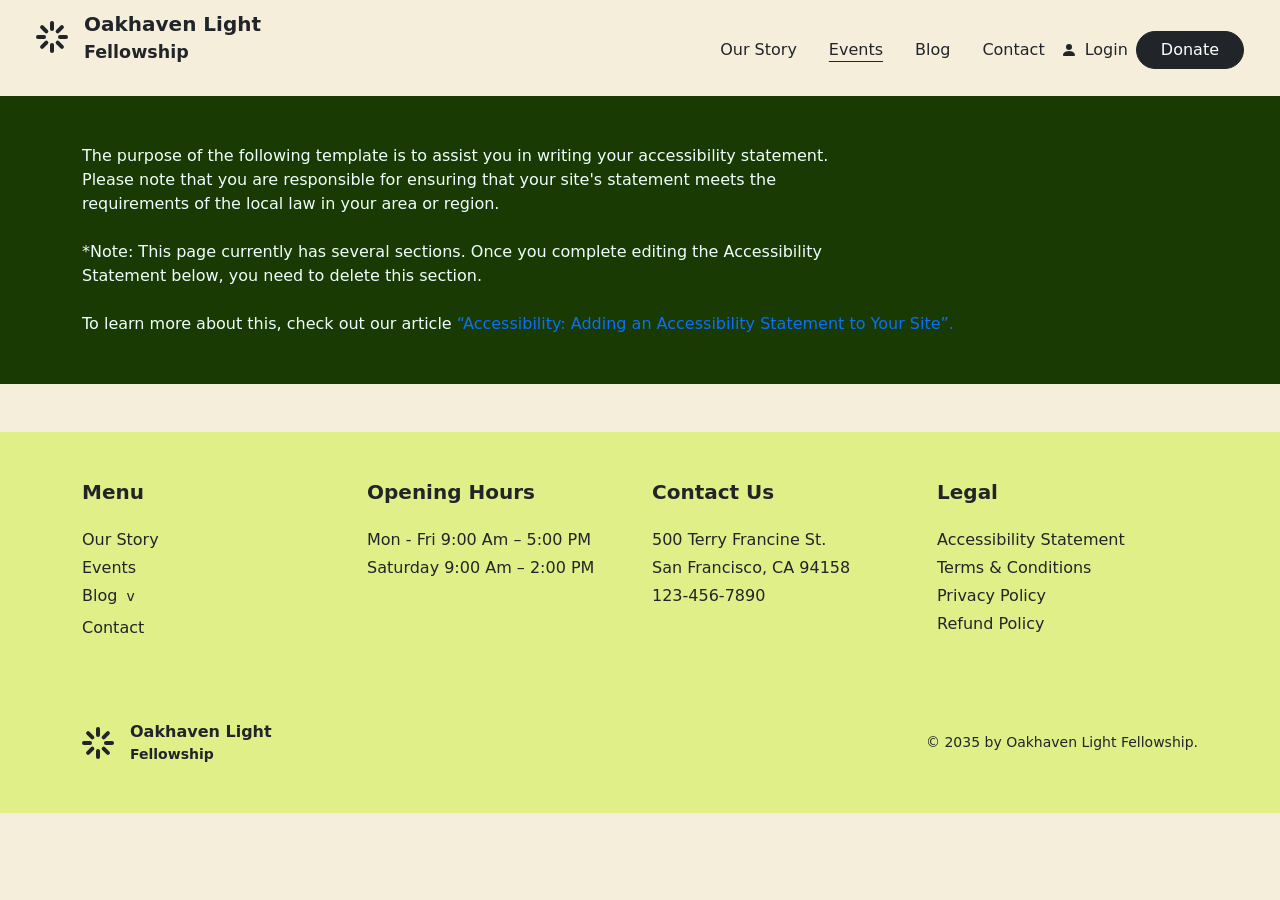
<file: accessibility.html>
<!DOCTYPE html>
<html lang="en">

<head>
    <meta charset="UTF-8">
    <meta name="viewport" content="width=device-width, initial-scale=1.0">
    <title>accessibility</title>
    <link href="https://cdn.jsdelivr.net/npm/bootstrap@5.0.2/dist/css/bootstrap.min.css" rel="stylesheet"
        integrity="sha384-EVSTQN3/azprG1Anm3QDgpJLIm9Nao0Yz1ztcQTwFspd3yD65VohhpuuCOmLASjC" crossorigin="anonymous">
    <link rel="stylesheet" href="./styleEvents.css">
    <link rel="stylesheet" href="./style.css">
</head>

<body style="background-color: #F5EEDB;">

    <!-- MAIN CONTAINER -->

    <div class="container-fluid px-3 px-md-5" id="story">

        <!-- HERO SECTION -->
        <div class="position-relative">

            <!-- NAVIGATION BAR OVER BOTH COLUMNS -->
            <nav class="navbar navbar-expand-lg fixed-top px-4 py-1" style="z-index: 10;">

                <div class="container-fluid">

                    <!-- LOGO -->
                    <a class="navbar-brand d-flex align-items-center text-dark text-decoration-none" href="#">
                        <svg class="bi spinner" viewBox="0 0 16 16" fill="none" xmlns="http://www.w3.org/2000/svg"
                            stroke="currentcolor" stroke-width="2" stroke-linecap="round"
                            style="width: 2rem; height: 2rem;">
                            <path d="M8 1V4" />
                            <path opacity="1" d="M3.05 3.05L5.17 5.17" />
                            <path opacity="1" d="M4 8L1 8" />
                            <path opacity="1" d="M5.17 10.83L3.05 12.95" />
                            <path opacity="1" d="M8 12V15" />
                            <path opacity="1" d="M10.83 10.83L12.95 12.95" />
                            <path opacity="1" d="M15 8L12 8" />
                            <path opacity="1" d="M12.95 3.05L10.83 5.17" />
                        </svg>
                        <span class="visually-hidden">Loading...</span></a>
                    <a class="navbar-brand fw-bold me-5 text-dark" href="./index.html">
                        Oakhaven Light
                        <small class="d-block">Fellowship</small>
                    </a>

                    <!-- TOGGLE BUTTON -->
                    <button class="navbar-toggler" type="button" data-bs-toggle="collapse" data-bs-target="#navbarList">

                        <span class="navbar-toggler-icon"></span>

                    </button>

                    <!-- NAVIGATION LINKS -->
                    <div class="collapse navbar-collapse" id="navbarList">

                        <ul class="navbar-nav ms-auto align-items-center">

                            <li class="nav-item">
                                <a class="nav-link px-3 text-dark" href="./ourstory.html">Our Story</a>
                            </li>

                            <li class="nav-item">
                                <a class="nav-link active px-3 text-dark" href="./events.html">Events</a>
                            </li>

                            <li class="nav-item">
                                <a class="nav-link px-3 text-dark" href="./blog.html">Blog</a>
                            </li>

                            <li class="nav-item">
                                <a class="nav-link px-3 text-dark" href="./contavt.html">Contact</a>
                            </li>


                            <!-- donate -->
                            <li><svg xmlns="http://www.w3.org/2000/svg" width="16" height="16" fill="currentColor"
                                    class="bi bi-person-fill" viewBox="0 0 16 16">
                                    <path d="M3 14s-1 0-1-1 1-4 6-4 6 3 6 4-1 1-1 1zm5-6a3 3 0 1 0 0-6 3 3 0 0 0 0 6" />
                                </svg></li>
                            <li>



                                <a href="./login.html" class="nav-link text-dark">
                                    Login
                                </a>

                            </li>

                            <li>
                                <a href="./donate.html" class="btn btn-dark rounded-pill px-4">
                                    Donate
                                </a>
                            </li>
                        </ul>
                    </div>
                </div>
            </nav>
        </div>
    </div>
    <div class="pt-5">
        <section class="p-5 my-5" style="background-color: #193a02; color: azure;">
            <div class="container">
                <p class="text-start mb-0">
                    The purpose of the following template is to assist you in writing your accessibility statement. <br>
                    Please note that you are responsible for ensuring that your site's statement meets the
                    <br>requirements of the local law in your area or region. <br>
                    <br>


                    *Note: This page currently has several sections. Once you complete editing the Accessibility
                    <br>Statement below, you need to delete this section. <br><br>


                    To learn more about this, check out our article <a href="./accessibility.html"
                        class="text-decoration-none">“Accessibility: Adding an Accessibility Statement to Your
                        Site”.</a>
                </p>
            </div>
        </section>
    </div>

    <footer class="py-5" style="background-color: #e1ef89;">

        <div class="container">

            <!-- FIRST ROW: FOUR COLUMNS -->
            <div class="row g-4 pb-5">

                <!-- MENU -->
                <div class="col-6 col-md-3 text-start">
                    <h5 class="fw-bold mb-4">Menu</h5>

                    <ul class="list-unstyled line-under">
                        <li class="mb-1">
                            <a href="./ourstory.html" class="text-dark text-decoration-none">
                                Our Story
                            </a>
                        </li>

                        <li class="mb-1">
                            <a href="./events.html" class="text-dark text-decoration-none">
                                Events
                            </a>
                        </li>

                        <li class="mb-2 list-unstyled">

                            <div class="d-flex align-items-center">

                                <a href="./blog.html" class="text-dark text-decoration-none">
                                    Blog
                                </a>

                                <button class="btn btn-sm p-0 ms-2 text-dark" type="button" data-bs-toggle="collapse"
                                    data-bs-target="#blogMenu" aria-expanded="false" aria-controls="blogMenu">

                                    <span>v</span>

                                </button>

                            </div>

                            <!-- Hidden Blog Options -->
                            <ul class="collapse list-unstyled ms-3 mt-2" id="blogMenu">

                                <li class="mb-2">
                                    <a href="./index.html" class="text-dark text-decoration-underline">
                                        All Posts
                                    </a>
                                </li>

                                <li class="mb-2">
                                    <a href="./index.html" class="text-dark text-decoration-underline">
                                        Content Creation
                                    </a>
                                </li>

                                <li class="mb-2">
                                    <a href="./index.html" class="text-dark text-decoration-underline">
                                        Marketing
                                    </a>
                                </li>

                            </ul>

                        </li>

                        </li>

                        <li class="mb-1">
                            <a href="./contavt.html" class="text-dark text-decoration-none">
                                Contact
                            </a>
                        </li>
                    </ul>
                </div>


                <!-- OPENING HOURS -->
                <div class="col-6 col-md-3 text-start">
                    <h5 class="fw-bold mb-4">Opening Hours</h5>

                    <ul class="list-unstyled">
                        <li class="mb-1">
                            Mon - Fri 9:00 Am – 5:00 PM

                        </li>

                        <li class="mb-1">
                            Saturday 9:00 Am – 2:00 PM
                        </li>


                    </ul>
                </div>


                <!-- CONTACT US -->
                <div class="col-6 col-md-3 text-start">
                    <h5 class="fw-bold mb-4">Contact Us</h5>

                    <ul class="list-unstyled">
                        <li class="mb-1">
                            500 Terry Francine St.

                        </li>

                        <li class="mb-1">
                            San Francisco, CA 94158


                        </li>

                        <li class="mb-1">

                            123-456-7890
                        </li>
                    </ul>
                </div>


                <!-- BLOG -->
                <div class="col-6 col-md-3 text-start">
                    <h5 class="fw-bold mb-4">Legal</h5>

                    <ul class="list-unstyled">
                        <li class="mb-1">
                            <a href="./accessibility.html" class="text-dark text-decoration-none">
                                Accessibility Statement
                            </a>
                        </li>

                        <li class="mb-1">
                            <a href="./terms.html" class="text-dark text-decoration-none">
                                Terms & Conditions
                            </a>
                        </li>

                        <li class="mb-1">
                            <a href="./login.html" class="text-dark text-decoration-none">
                                Privacy Policy
                            </a>
                        </li>
                        <li class="mb-1">
                            <a href="./refund.html" class="text-dark text-decoration-none">
                                Refund Policy
                            </a>
                        </li>
                    </ul>
                </div>

            </div>





            <!-- SECOND ROW: LOGO AND COPYRIGHT -->
            <div class="row align-items-center pt-3">

                <!-- LOGO AND HEADING LEFT SIDE -->
                <div class="col-md-6 d-flex align-items-center gap-3">

                    <a class="navbar-brand d-flex align-items-center text-dark text-decoration-none" href="#">
                        <svg class="bi spinner" viewBox="0 0 16 16" fill="none" xmlns="http://www.w3.org/2000/svg"
                            stroke="currentcolor" stroke-width="2" stroke-linecap="round"
                            style="width: 2rem; height: 2rem;">
                            <path d="M8 1V4" />
                            <path opacity="1" d="M3.05 3.05L5.17 5.17" />
                            <path opacity="1" d="M4 8L1 8" />
                            <path opacity="1" d="M5.17 10.83L3.05 12.95" />
                            <path opacity="1" d="M8 12V15" />
                            <path opacity="1" d="M10.83 10.83L12.95 12.95" />
                            <path opacity="1" d="M15 8L12 8" />
                            <path opacity="1" d="M12.95 3.05L10.83 5.17" />
                        </svg>
                        <span class="visually-hidden">Loading...</span>
                        <a class="navbar-brand fw-bold me-5 text-dark" href="./index.html">
                            Oakhaven Light
                            <small class="d-block">Fellowship</small>
                        </a>

                </div>


                <!-- COPYRIGHT RIGHT SIDE -->
                <div class="col-md-6 text-md-end text-start mt-3 mt-md-0">

                    <p class="small mb-0">
                        © 2035 by Oakhaven Light Fellowship.
                    </p>

                </div>

            </div>
        </div>



    </footer>
    <script src="https://cdn.jsdelivr.net/npm/bootstrap@5.0.2/dist/js/bootstrap.bundle.min.js"
        integrity="sha384-MrcW6ZMFYlzcLA8Nl+NtUVF0sA7MsXsP1UyJoMp4YLEuNSfAP+JcXn/tWtIaxVXM"
        crossorigin="anonymous"></script>
</body>

</html>
</file>
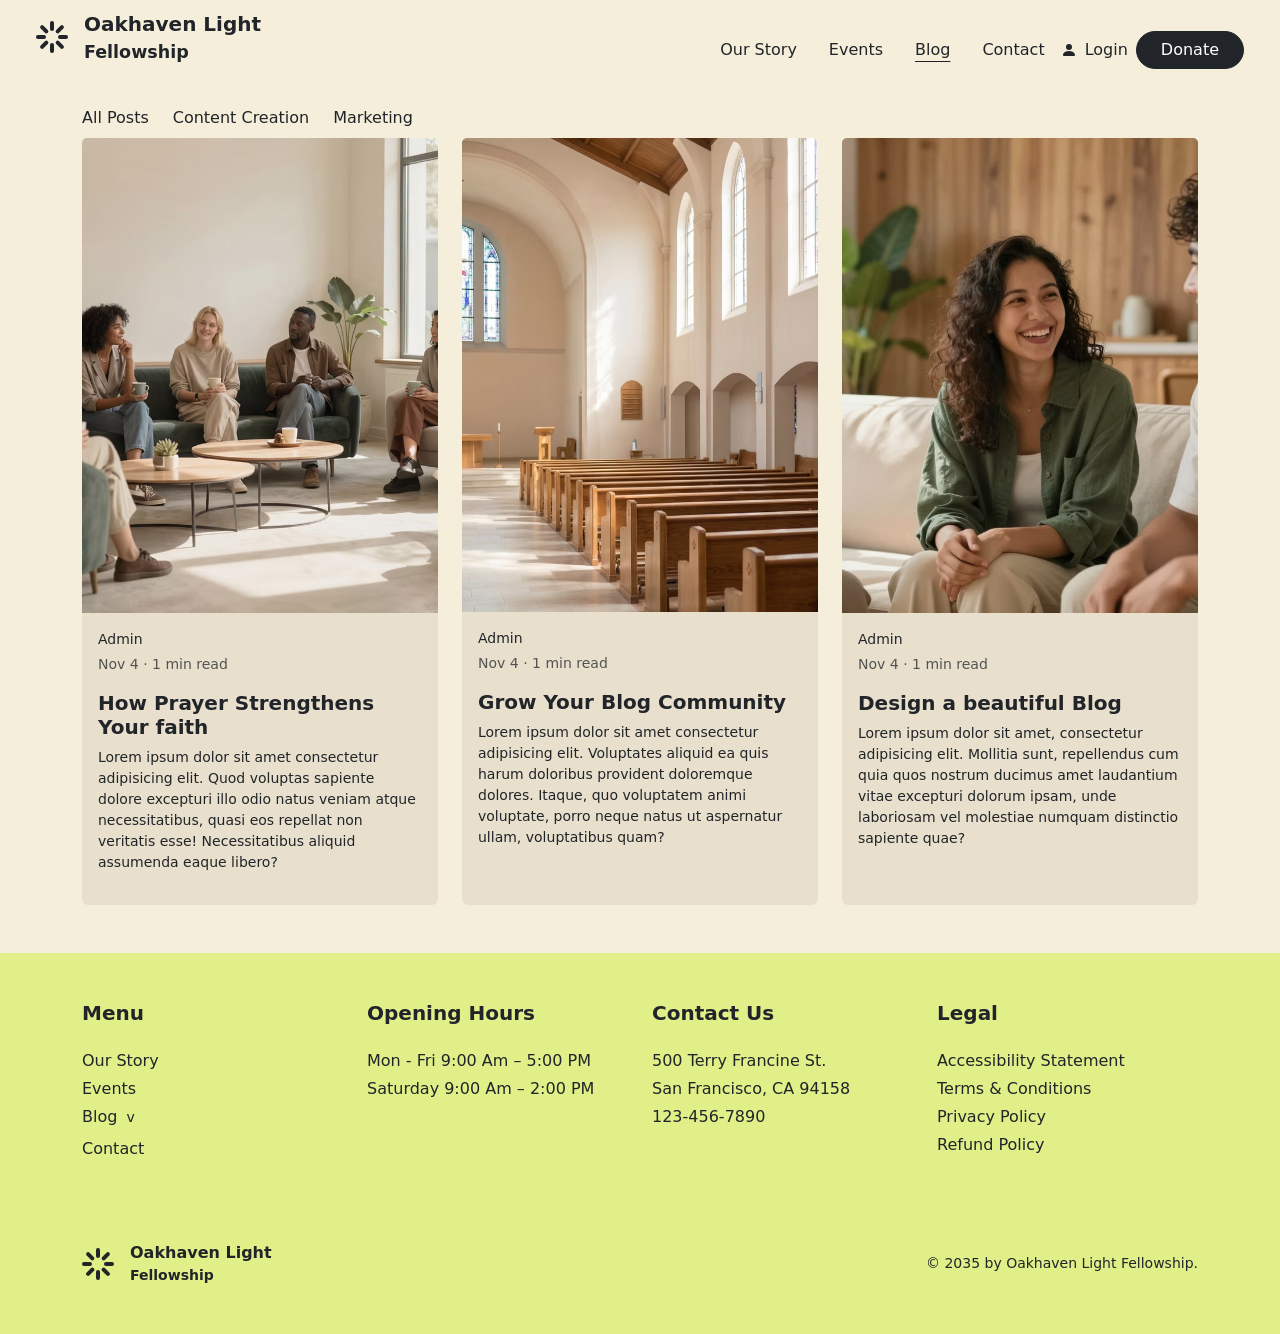
<file: blog.html>
<!DOCTYPE html>
<html lang="en">

<head>
    <meta charset="UTF-8">
    <meta name="viewport" content="width=device-width, initial-scale=1.0">
    <title>blog</title>
    <link href="https://cdn.jsdelivr.net/npm/bootstrap@5.0.2/dist/css/bootstrap.min.css" rel="stylesheet"
        integrity="sha384-EVSTQN3/azprG1Anm3QDgpJLIm9Nao0Yz1ztcQTwFspd3yD65VohhpuuCOmLASjC" crossorigin="anonymous">
    <link rel="stylesheet" href="./style.css">
    <link rel="stylesheet" href="./styleEvents.css">
</head>

<body style="background-color: #F5EEDB;">

    <!-- MAIN CONTAINER -->

    <div class="container-fluid px-3 px-md-5" id="story">

        <div class="position-relative">

            <nav class="navbar navbar-expand-lg fixed-top px-4 py-1" style="z-index: 10;">

                <div class="container-fluid">

                    <!-- LOGO -->
                    <a class="navbar-brand d-flex align-items-center text-dark text-decoration-none" href="#">
                        <svg class="bi spinner" viewBox="0 0 16 16" fill="none" xmlns="http://www.w3.org/2000/svg"
                            stroke="currentcolor" stroke-width="2" stroke-linecap="round"
                            style="width: 2rem; height: 2rem;">
                            <path d="M8 1V4" />
                            <path opacity="1" d="M3.05 3.05L5.17 5.17" />
                            <path opacity="1" d="M4 8L1 8" />
                            <path opacity="1" d="M5.17 10.83L3.05 12.95" />
                            <path opacity="1" d="M8 12V15" />
                            <path opacity="1" d="M10.83 10.83L12.95 12.95" />
                            <path opacity="1" d="M15 8L12 8" />
                            <path opacity="1" d="M12.95 3.05L10.83 5.17" />
                        </svg>
                        <span class="visually-hidden">Loading...</span></a>
                        <a class="navbar-brand fw-bold me-5 text-dark" href="./index.html">
                            Oakhaven Light
                            <small class="d-block">Fellowship</small>
                        </a>

                        <!-- TOGGLE BUTTON -->
                        <button class="navbar-toggler" type="button" data-bs-toggle="collapse"
                            data-bs-target="#navbarList">

                            <span class="navbar-toggler-icon"></span>

                        </button>

                        <!-- NAVIGATION LINKS -->
                        <div class="collapse navbar-collapse" id="navbarList">

                            <ul class="navbar-nav ms-auto align-items-center">

                                <li class="nav-item">
                                    <a class="nav-link px-3 text-dark" href="./ourstory.html">Our Story</a>
                                </li>

                                <li class="nav-item">
                                    <a class="nav-link px-3 text-dark" href="./events.html">Events</a>
                                </li>

                                <li class="nav-item">
                                    <a class="nav-link active px-3 text-dark" href="./blog.html">Blog</a>
                                </li>

                                <li class="nav-item">
                                    <a class="nav-link px-3 text-dark" href="./contavt.html">Contact</a>
                                </li>


                                <!-- donate -->
                                <li><svg xmlns="http://www.w3.org/2000/svg" width="16" height="16" fill="currentColor"
                                        class="bi bi-person-fill" viewBox="0 0 16 16">
                                        <path
                                            d="M3 14s-1 0-1-1 1-4 6-4 6 3 6 4-1 1-1 1zm5-6a3 3 0 1 0 0-6 3 3 0 0 0 0 6" />
                                    </svg></li>
                                <li>



                                    <a href="./login.html" class="nav-link text-dark">
                                        Login
                                    </a>

                                </li>
                                
                                <li>
                                    <a href="./donate.html" class="btn btn-dark rounded-pill px-4">
                                        Donate
                                    </a>
                                </li>
                            </ul>
                        </div>
                </div>
            </nav>



            <section class="py-5" style="background-color: #F5EEDB">
                <div class="container" style="padding-top: 50px;">
                    <div class="d-flex flex-row align-items-start gap-4">

                        <nav class="navbar">
                            <a class="nav-link text-dark" href="./assignment.html">All Posts</a>
                        </nav>

                        <nav class="navbar">
                            <a class="nav-link text-dark" href="./content.html">Content Creation</a>
                        </nav>

                        <nav class="navbar">
                            <a class="nav-link text-dark" href="./login.html">Marketing</a>
                        </nav>

                    </div>

                    <div class="row g-4">

                        <!-- CARD 1 -->
                        <div class="col-md-4">
                            <div class="card border-0 h-100" style="background-color:#E8DFCC;">

                                <img src="./blog1.avif" class="card-img-top" alt="Finding Faith Together">

                                <div class="card-body text-start">

                                    <p class="small mb-1">
                                        <i class="bi bi-person-circle"></i>
                                        Admin
                                    </p>

                                    <p class="small text-muted mb-3">
                                        Nov 4 · 1 min read
                                    </p>

                                    <h5 class="fw-bold">
                                        How Prayer Strengthens Your faith
                                    </h5>

                                    <p class="small">
                                        Lorem ipsum dolor sit amet consectetur adipisicing elit. Quod voluptas sapiente
                                        dolore excepturi illo odio natus veniam atque necessitatibus, quasi eos repellat
                                        non veritatis esse! Necessitatibus aliquid assumenda eaque libero?
                                    </p>

                                </div>
                            </div>
                        </div>

                        <!-- CARD 2 -->
                        <div class="col-md-4">
                            <div class="card border-0 h-100" style="background-color:#E8DFCC;">

                                <img src="./blog2.avif" class="card-img-top" alt="A Place to Belong">

                                <div class="card-body text-start">

                                    <p class="small mb-1">
                                        <i class="bi bi-person-circle"></i>
                                        Admin
                                    </p>

                                    <p class="small text-muted mb-3">
                                        Nov 4 · 1 min read
                                    </p>

                                    <h5 class="fw-bold">
                                        Grow Your Blog Community
                                    </h5>

                                    <p class="small">
                                        Lorem ipsum dolor sit amet consectetur adipisicing elit. Voluptates aliquid ea
                                        quis harum doloribus provident doloremque dolores. Itaque, quo voluptatem animi
                                        voluptate, porro neque natus ut aspernatur ullam, voluptatibus quam?
                                    </p>

                                </div>
                            </div>
                        </div>

                        <!-- CARD 3 -->
                        <div class="col-md-4">
                            <div class="card border-0 h-100" style="background-color:#E8DFCC;">

                                <img src="./blog3.avif" class="card-img-top" alt="Growing in Hope">

                                <div class="card-body text-start">

                                    <p class="small mb-1">
                                        <i class="bi bi-person-circle"></i>
                                        Admin
                                    </p>

                                    <p class="small text-muted mb-3">
                                        Nov 4 · 1 min read
                                    </p>

                                    <h5 class="fw-bold">
                                        Design a beautiful Blog
                                    </h5>

                                    <p class="small">
                                        Lorem ipsum dolor sit amet, consectetur adipisicing elit. Mollitia sunt,
                                        repellendus cum quia quos nostrum ducimus amet laudantium vitae excepturi
                                        dolorum ipsam, unde laboriosam vel molestiae numquam distinctio sapiente quae?
                                    </p>

                                </div>
                            </div>
                        </div>
                    </div>
                </div>
        </div>
    </div>
    </section>
    <footer class="py-5" style="background-color: #e1ef89;">

        <div class="container">

            <!-- FIRST ROW: FOUR COLUMNS -->
            <div class="row g-4 pb-5">

                <!-- MENU -->
                <div class="col-6 col-md-3 text-start">
                    <h5 class="fw-bold mb-4">Menu</h5>

                    <ul class="list-unstyled line-under">
                        <li class="mb-1">
                            <a href="./ourstory.html" class="text-dark text-decoration-none">
                                Our Story
                            </a>
                        </li>

                        <li class="mb-1">
                            <a href="./events.html" class="text-dark text-decoration-none">
                                Events
                            </a>
                        </li>

                        <li class="mb-2 list-unstyled">

                            <div class="d-flex align-items-center">

                                <a href="./blog.html" class="text-dark text-decoration-none">
                                    Blog
                                </a>

                                <button class="btn btn-sm p-0 ms-2 text-dark" type="button" data-bs-toggle="collapse"
                                    data-bs-target="#blogMenu" aria-expanded="false" aria-controls="blogMenu">

                                    <span>v</span>

                                </button>

                            </div>

                            <!-- Hidden Blog Options -->
                            <ul class="collapse list-unstyled ms-3 mt-2" id="blogMenu">

                                <li class="mb-2">
                                    <a href="./index.html" class="text-dark text-decoration-underline">
                                        All Posts
                                    </a>
                                </li>

                                <li class="mb-2">
                                    <a href="./index.html" class="text-dark text-decoration-underline">
                                        Content Creation
                                    </a>
                                </li>

                                <li class="mb-2">
                                    <a href="./index.html" class="text-dark text-decoration-underline">
                                        Marketing
                                    </a>
                                </li>

                            </ul>

                        </li>

                        </li>

                        <li class="mb-1">
                            <a href="./contavt.html" class="text-dark text-decoration-none">
                                Contact
                            </a>
                        </li>
                    </ul>
                </div>


                <!-- OPENING HOURS -->
                <div class="col-6 col-md-3 text-start">
                    <h5 class="fw-bold mb-4">Opening Hours</h5>

                    <ul class="list-unstyled">
                        <li class="mb-1">
                            Mon - Fri 9:00 Am – 5:00 PM

                        </li>

                        <li class="mb-1">
                            Saturday 9:00 Am – 2:00 PM
                        </li>


                    </ul>
                </div>


                <!-- CONTACT US -->
                <div class="col-6 col-md-3 text-start">
                    <h5 class="fw-bold mb-4">Contact Us</h5>

                    <ul class="list-unstyled">
                        <li class="mb-1">
                            500 Terry Francine St.

                        </li>

                        <li class="mb-1">
                            San Francisco, CA 94158


                        </li>

                        <li class="mb-1">

                            123-456-7890
                        </li>
                    </ul>
                </div>


                <!-- BLOG -->
                <div class="col-6 col-md-3 text-start">
                    <h5 class="fw-bold mb-4">Legal</h5>

                    <ul class="list-unstyled">
                        <li class="mb-1">
                            <a href="./accessibility.html" class="text-dark text-decoration-none">
                                Accessibility Statement
                            </a>
                        </li>

                        <li class="mb-1">
                            <a href="./terms.html" class="text-dark text-decoration-none">
                                Terms & Conditions
                            </a>
                        </li>

                        <li class="mb-1">
                            <a href="./login.html" class="text-dark text-decoration-none">
                                Privacy Policy
                            </a>
                        </li>
                        <li class="mb-1">
                            <a href="./refund.html" class="text-dark text-decoration-none">
                                Refund Policy
                            </a>
                        </li>
                    </ul>
                </div>

            </div>





            <!-- SECOND ROW: LOGO AND COPYRIGHT -->
            <div class="row align-items-center pt-3">

                <!-- LOGO AND HEADING LEFT SIDE -->
                <div class="col-md-6 d-flex align-items-center gap-3">

                    <a class="navbar-brand d-flex align-items-center text-dark text-decoration-none" href="#">
                        <svg class="bi spinner" viewBox="0 0 16 16" fill="none" xmlns="http://www.w3.org/2000/svg"
                            stroke="currentcolor" stroke-width="2" stroke-linecap="round"
                            style="width: 2rem; height: 2rem;">
                            <path d="M8 1V4" />
                            <path opacity="1" d="M3.05 3.05L5.17 5.17" />
                            <path opacity="1" d="M4 8L1 8" />
                            <path opacity="1" d="M5.17 10.83L3.05 12.95" />
                            <path opacity="1" d="M8 12V15" />
                            <path opacity="1" d="M10.83 10.83L12.95 12.95" />
                            <path opacity="1" d="M15 8L12 8" />
                            <path opacity="1" d="M12.95 3.05L10.83 5.17" />
                        </svg>
                        <span class="visually-hidden">Loading...</span>
                        <a class="navbar-brand fw-bold me-5 text-dark" href="./index.html">
                            Oakhaven Light
                            <small class="d-block">Fellowship</small>
                        </a>

                </div>


                <!-- COPYRIGHT RIGHT SIDE -->
                <div class="col-md-6 text-md-end text-start mt-3 mt-md-0">

                    <p class="small mb-0">
                        © 2035 by Oakhaven Light Fellowship.
                    </p>

                </div>

            </div>

        </div>

    </footer>
    <script src="https://cdn.jsdelivr.net/npm/bootstrap@5.0.2/dist/js/bootstrap.bundle.min.js"
        integrity="sha384-MrcW6ZMFYlzcLA8Nl+NtUVF0sA7MsXsP1UyJoMp4YLEuNSfAP+JcXn/tWtIaxVXM"
        crossorigin="anonymous"></script>
</body>

</html>
</file>
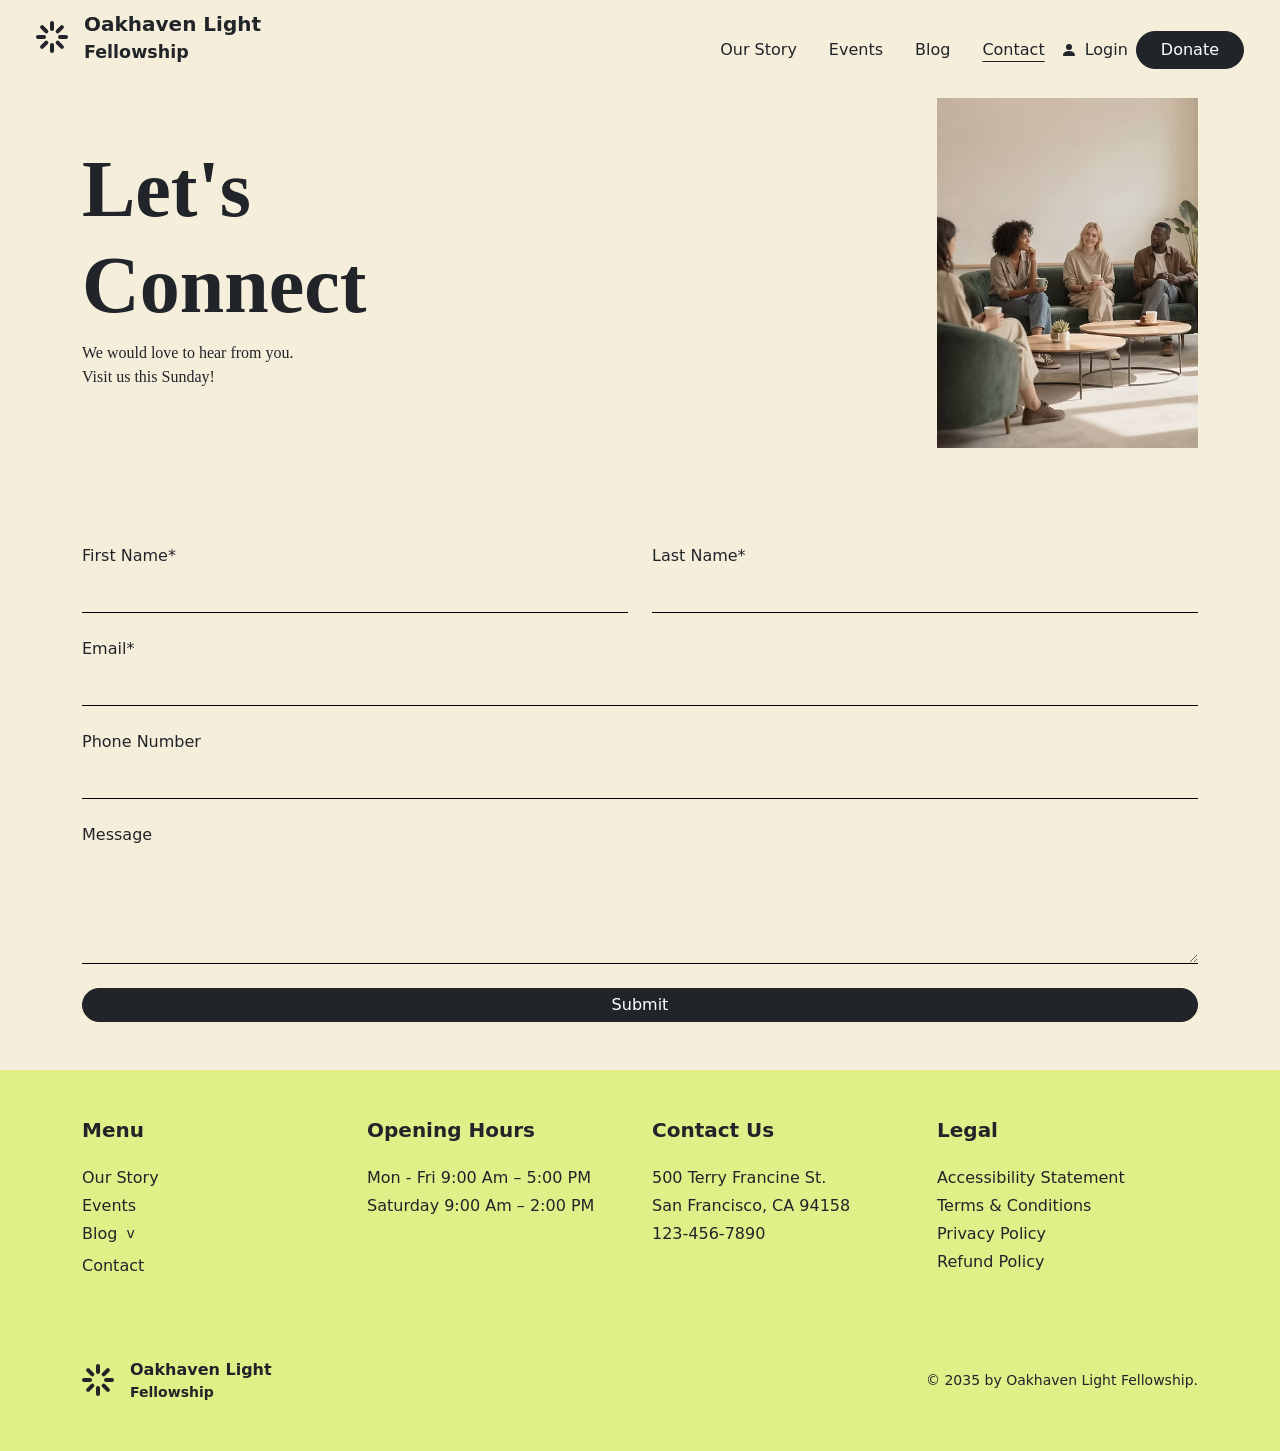
<file: contavt.html>
<!DOCTYPE html>
<html lang="en">

<head>
    <meta charset="UTF-8">
    <meta name="viewport" content="width=device-width, initial-scale=1.0">
    <title>contact</title>
    <link href="https://cdn.jsdelivr.net/npm/bootstrap@5.0.2/dist/css/bootstrap.min.css" rel="stylesheet"
        integrity="sha384-EVSTQN3/azprG1Anm3QDgpJLIm9Nao0Yz1ztcQTwFspd3yD65VohhpuuCOmLASjC" crossorigin="anonymous">
    <link rel="stylesheet" href="./styleEvents.css">
    <link rel="stylesheet" href="./style.css">
</head>

<body style="background-color: #F5EEDB;">

    <!-- MAIN CONTAINER -->

    <div class="container-fluid px-3 px-md-5" id="story">

        <div class="position-relative">

            <nav class="navbar navbar-expand-lg fixed-top px-4 py-1" style="z-index: 10;">

                <div class="container-fluid">

                    <!-- LOGO -->
                    <a class="navbar-brand d-flex align-items-center text-dark text-decoration-none" href="#">
                        <svg class="bi spinner" viewBox="0 0 16 16" fill="none" xmlns="http://www.w3.org/2000/svg"
                            stroke="currentcolor" stroke-width="2" stroke-linecap="round"
                            style="width: 2rem; height: 2rem;">
                            <path d="M8 1V4" />
                            <path opacity="1" d="M3.05 3.05L5.17 5.17" />
                            <path opacity="1" d="M4 8L1 8" />
                            <path opacity="1" d="M5.17 10.83L3.05 12.95" />
                            <path opacity="1" d="M8 12V15" />
                            <path opacity="1" d="M10.83 10.83L12.95 12.95" />
                            <path opacity="1" d="M15 8L12 8" />
                            <path opacity="1" d="M12.95 3.05L10.83 5.17" />
                        </svg>
                        <span class="visually-hidden">Loading...</span></a>
                    <a class="navbar-brand fw-bold me-5 text-dark" href="./index.html">
                        Oakhaven Light
                        <small class="d-block">Fellowship</small>
                    </a>

                    <!-- TOGGLE BUTTON -->
                    <button class="navbar-toggler" type="button" data-bs-toggle="collapse" data-bs-target="#navbarList">

                        <span class="navbar-toggler-icon"></span>

                    </button>

                    <!-- NAVIGATION LINKS -->
                    <div class="collapse navbar-collapse" id="navbarList">

                        <ul class="navbar-nav ms-auto align-items-center">

                            <li class="nav-item">
                                <a class="nav-link px-3 text-dark" href="./ourstory.html">Our Story</a>
                            </li>

                            <li class="nav-item">
                                <a class="nav-link px-3 text-dark" href="./events.html">Events</a>
                            </li>

                            <li class="nav-item">
                                <a class="nav-link px-3 text-dark" href="./blog.html">Blog</a>
                            </li>

                            <li class="nav-item">
                                <a class="nav-link active px-3 text-dark" href="./contavt.html">Contact</a>
                            </li>


                            <!-- donate -->
                            <li><svg xmlns="http://www.w3.org/2000/svg" width="16" height="16" fill="currentColor"
                                    class="bi bi-person-fill" viewBox="0 0 16 16">
                                    <path d="M3 14s-1 0-1-1 1-4 6-4 6 3 6 4-1 1-1 1zm5-6a3 3 0 1 0 0-6 3 3 0 0 0 0 6" />
                                </svg></li>
                            <li>



                                <a href="./login.html" class="nav-link text-dark">
                                    Login
                                </a>

                            </li>
                        
                            <li>
                                <a href="./donate.html" class="btn btn-dark rounded-pill px-4">
                                    Donate
                                </a>
                            </li>
                        </ul>
                    </div>
                </div>
            </nav>


            <section class="py-5" style="background-color: #F5EEDB;">
                <div class="container" style="padding-top: 50px;">
                    <div class="row align-items-center">

                        <!-- Text: 3/4 width -->
                        <div class="col-md-9" style="font-family: Georgia, 'Times New Roman', Times, serif;">
                            <h2 class="fw-semibold display-1">Let's <br>Connect</h2>
                            <p>
                                We would love to hear from you. <br> Visit us this Sunday!
                            </p>
                        </div>

                        <!-- Image: 1/4 width -->
                        <div class="col-md-3">
                            <img src="./contact1.avif" class="img-fluid w-100" alt="Section photograph">
                        </div>

                    </div>
                </div>
            </section>

            <!-- form -->

            <section class="py-5" style="background-color: #F5EEDB;">
                <div class="container">

                    <form>

                        <!-- First Name and Last Name -->
                        <div class="row mb-4">
                            <div class="col-md-6">
                                <label class="form-label">First Name*</label>
                                <input type="text" class="form-control" required>
                            </div>

                            <div class="col-md-6">
                                <label class="form-label">Last Name*</label>
                                <input type="text" class="form-control" placeholder=""
                                    title="Please fill out this field">
                            </div>
                        </div>

                        <!-- Email Address -->
                        <div class="mb-4">
                            <label class="form-label">Email*</label>
                            <input type="email" class="form-control" required>
                        </div>

                        <!-- Phone Number -->
                        <div class="mb-4">
                            <label class="form-label">Phone Number</label>
                            <input type="tel" class="form-control border-0 border-bottom rounded-0">
                        </div>

                        <!-- Message -->
                        <div class="mb-4">
                            <label class="form-label">Message</label>
                            <textarea class="form-control border-0 border-bottom rounded-0" rows="4"></textarea>
                        </div>

                        <!-- Submit Button -->
                        <button type="submit" class="btn btn-dark w-100 py-1 rounded-pill">
                            Submit
                        </button>

                    </form>
                </div>
        </div>
    </div>
    </section>
    <!-- footer section -->

    <footer class="py-5" style="background-color: #e1ef89;">

        <div class="container">

            <!-- FIRST ROW: FOUR COLUMNS -->
            <div class="row g-4 pb-5">

                <!-- MENU -->
                <div class="col-6 col-md-3 text-start">
                    <h5 class="fw-bold mb-4">Menu</h5>

                    <ul class="list-unstyled line-under">
                        <li class="mb-1">
                            <a href="./ourstory.html" class="text-dark text-decoration-none">
                                Our Story
                            </a>
                        </li>

                        <li class="mb-1">
                            <a href="./events.html" class="text-dark text-decoration-none">
                                Events
                            </a>
                        </li>

                        <li class="mb-2 list-unstyled">

                            <div class="d-flex align-items-center">

                                <a href="./blog.html" class="text-dark text-decoration-none">
                                    Blog
                                </a>

                                <button class="btn btn-sm p-0 ms-2 text-dark" type="button" data-bs-toggle="collapse"
                                    data-bs-target="#blogMenu" aria-expanded="false" aria-controls="blogMenu">

                                    <span>v</span>

                                </button>

                            </div>

                            <!-- Hidden Blog Options -->
                            <ul class="collapse list-unstyled ms-3 mt-2" id="blogMenu">

                                <li class="mb-2">
                                    <a href="./index.html" class="text-dark text-decoration-underline">
                                        All Posts
                                    </a>
                                </li>

                                <li class="mb-2">
                                    <a href="./index.html" class="text-dark text-decoration-underline">
                                        Content Creation
                                    </a>
                                </li>

                                <li class="mb-2">
                                    <a href="./index.html" class="text-dark text-decoration-underline">
                                        Marketing
                                    </a>
                                </li>

                            </ul>

                        </li>

                        </li>

                        <li class="mb-1">
                            <a href="./contavt.html" class="text-dark text-decoration-none">
                                Contact
                            </a>
                        </li>
                    </ul>
                </div>


                <!-- OPENING HOURS -->
                <div class="col-6 col-md-3 text-start">
                    <h5 class="fw-bold mb-4">Opening Hours</h5>

                    <ul class="list-unstyled">
                        <li class="mb-1">
                            Mon - Fri 9:00 Am – 5:00 PM

                        </li>

                        <li class="mb-1">
                            Saturday 9:00 Am – 2:00 PM
                        </li>


                    </ul>
                </div>


                <!-- CONTACT US -->
                <div class="col-6 col-md-3 text-start">
                    <h5 class="fw-bold mb-4">Contact Us</h5>

                    <ul class="list-unstyled">
                        <li class="mb-1">
                            500 Terry Francine St.

                        </li>

                        <li class="mb-1">
                            San Francisco, CA 94158


                        </li>

                        <li class="mb-1">

                            123-456-7890
                        </li>
                    </ul>
                </div>


                <!-- BLOG -->
                <div class="col-6 col-md-3 text-start">
                    <h5 class="fw-bold mb-4">Legal</h5>

                    <ul class="list-unstyled">
                        <li class="mb-1">
                            <a href="accessibility.html" class="text-dark text-decoration-none">
                                Accessibility Statement
                            </a>
                        </li>

                        <li class="mb-1">
                            <a href="./terms.html" class="text-dark text-decoration-none">
                                Terms & Conditions
                            </a>
                        </li>

                        <li class="mb-1">
                            <a href="./login.html" class="text-dark text-decoration-none">
                                Privacy Policy
                            </a>
                        </li>
                        <li class="mb-1">
                            <a href="./refund.html" class="text-dark text-decoration-none">
                                Refund Policy
                            </a>
                        </li>
                    </ul>
                </div>

            </div>





            <!-- SECOND ROW: LOGO AND COPYRIGHT -->
            <div class="row align-items-center pt-3">

                <!-- LOGO AND HEADING LEFT SIDE -->
                <div class="col-md-6 d-flex align-items-center gap-3">

                    <a class="navbar-brand d-flex align-items-center text-dark text-decoration-none" href="#">
                        <svg class="bi spinner" viewBox="0 0 16 16" fill="none" xmlns="http://www.w3.org/2000/svg"
                            stroke="currentcolor" stroke-width="2" stroke-linecap="round"
                            style="width: 2rem; height: 2rem;">
                            <path d="M8 1V4" />
                            <path opacity="1" d="M3.05 3.05L5.17 5.17" />
                            <path opacity="1" d="M4 8L1 8" />
                            <path opacity="1" d="M5.17 10.83L3.05 12.95" />
                            <path opacity="1" d="M8 12V15" />
                            <path opacity="1" d="M10.83 10.83L12.95 12.95" />
                            <path opacity="1" d="M15 8L12 8" />
                            <path opacity="1" d="M12.95 3.05L10.83 5.17" />
                        </svg>
                        <span class="visually-hidden">Loading...</span>
                        <a class="navbar-brand fw-bold me-5 text-dark" href="./index.html">
                            Oakhaven Light
                            <small class="d-block">Fellowship</small>
                        </a>

                </div>


                <!-- COPYRIGHT RIGHT SIDE -->
                <div class="col-md-6 text-md-end text-start mt-3 mt-md-0">

                    <p class="small mb-0">
                        © 2035 by Oakhaven Light Fellowship.
                    </p>

                </div>

            </div>

        </div>

    </footer>
    <script src="https://cdn.jsdelivr.net/npm/bootstrap@5.0.2/dist/js/bootstrap.bundle.min.js"
        integrity="sha384-MrcW6ZMFYlzcLA8Nl+NtUVF0sA7MsXsP1UyJoMp4YLEuNSfAP+JcXn/tWtIaxVXM"
        crossorigin="anonymous"></script>
</body>

</html>
</file>
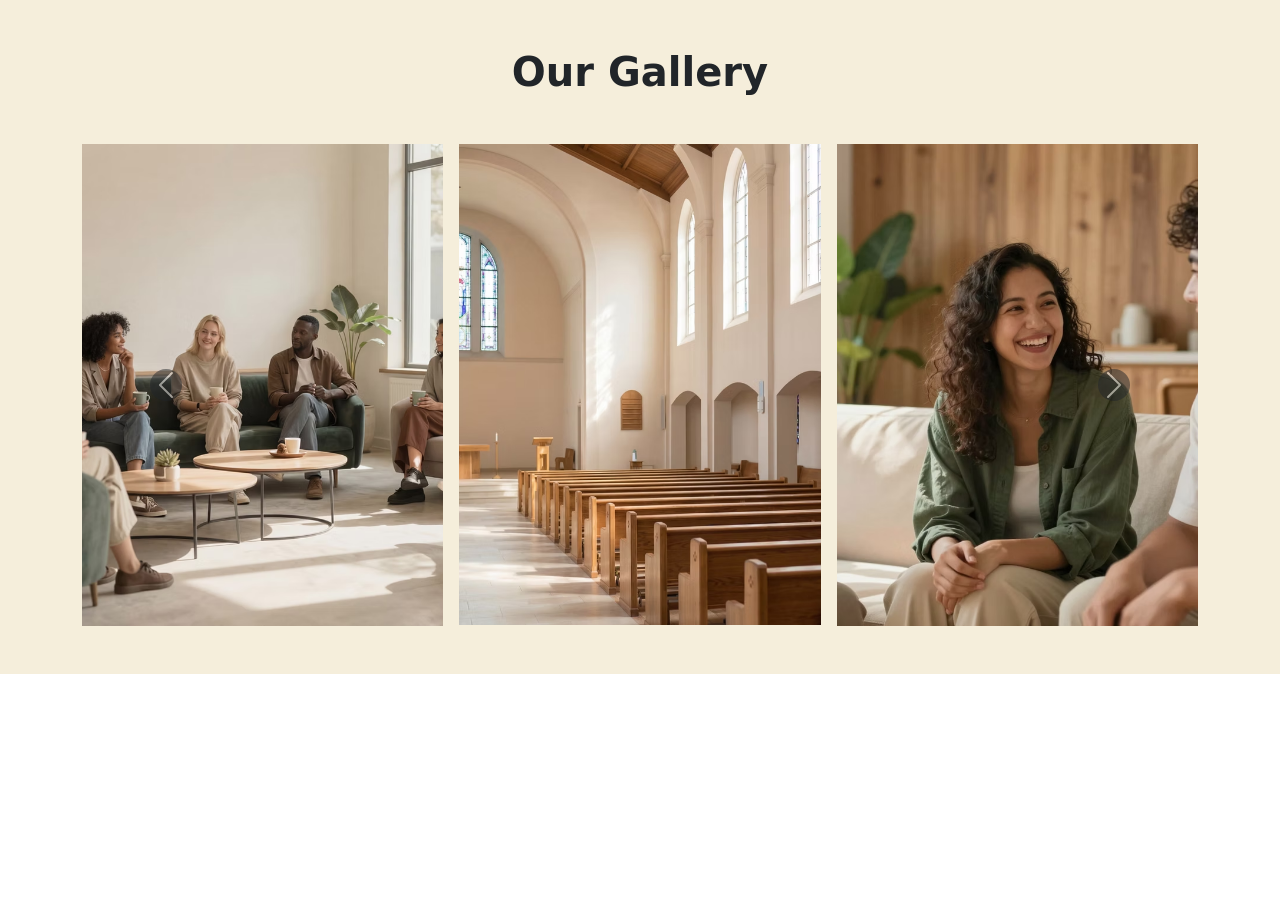
<file: content.html>
<!DOCTYPE html>
<html lang="en">

<head>
    <meta charset="UTF-8">
    <meta name="viewport" content="width=device-width, initial-scale=1.0">
    <title>content</title>
    <link href="https://cdn.jsdelivr.net/npm/bootstrap@5.0.2/dist/css/bootstrap.min.css" rel="stylesheet"
        integrity="sha384-EVSTQN3/azprG1Anm3QDgpJLIm9Nao0Yz1ztcQTwFspd3yD65VohhpuuCOmLASjC" crossorigin="anonymous">

    <link rel="stylesheet" href="./style.css">
</head>

<body>
    <section class="py-5" style="background-color:#F5EEDB;">
        <div class="container">

            <h1 class="text-center fw-bold mb-5">Our Gallery</h1>

            <div id="galleryCarousel" class="carousel slide">

                <div class="carousel-inner">

                    <!-- Slide 1 -->
                    <div class="carousel-item active">
                        <div class="row g-3">
                            <div class="col-4">
                                <img src="./blog1.avif" class="img-fluid w-100 gallery-img">
                            </div>
                            <div class="col-4">
                                <img src="./blog2.avif" class="img-fluid w-100 gallery-img">
                            </div>
                            <div class="col-4">
                                <img src="./blog3.avif" class="img-fluid w-100 gallery-img">
                            </div>
                        </div>
                    </div>

                    <!-- Slide 2 -->
                    <div class="carousel-item">
                        <div class="row g-3">
                            <div class="col-4">
                                <img src="./church_Gemini-3-(Nano-Banana-Pro)_2026-03-15_13-01-58 (1).avif"
                                    class="img-fluid w-100 gallery-img">
                            </div>
                            <div class="col-4">
                                <img src="./contact1.avif" class="img-fluid w-100 gallery-img">
                            </div>
                            <div class="col-4">
                                <img src="./donate1.avif" class="img-fluid w-100 gallery-img">
                            </div>
                        </div>
                    </div>

                    <!-- Slide 3 -->
                    <div class="carousel-item">
                        <div class="row g-3">
                            <div class="col-4">
                                <img src="./ourstory 1.avif" class="img-fluid w-100 gallery-img">
                            </div>
                            <div class="col-4">
                                <img src="./page-3.avif" class="img-fluid w-100 gallery-img">
                            </div>
                            <div class="col-4">
                                <img src="./page-5.avif" class="img-fluid w-100 gallery-img">
                            </div>
                        </div>
                    </div>

                    <!-- Slide 4 -->
                    <div class="carousel-item">
                        <div class="row g-3">
                            <div class="col-4">
                                <img src="./page-6.avif" class="img-fluid w-100 gallery-img">
                            </div>
                            <div class="col-4">
                                <img src="./page41.avif" class="img-fluid w-100 gallery-img">
                            </div>
                            <div class="col-4">
                                <img src="./page42.avif" class="img-fluid w-100 gallery-img">
                            </div>
                        </div>
                    </div>


                    <div class="carousel-item">
                        <div class="row g-3">
                            <div class="col-4">
                                <img src="./page43.avif" class="img-fluid w-100 gallery-img">
                            </div>
                            <div class="col-4">
                                <img src="./pastor1.avif" class="img-fluid w-100 gallery-img">
                            </div>
                            <div class="col-4">
                                <img src="./pastor2.avif" class="img-fluid w-100 gallery-img">
                            </div>
                        </div>
                    </div>

                </div>

                <!-- Previous button -->
                <button class="carousel-control-prev" type="button" data-bs-target="#galleryCarousel"
                    data-bs-slide="prev">
                    <span class="carousel-control-prev-icon bg-dark rounded-circle"></span>
                </button>

                <!-- Next button -->
                <button class="carousel-control-next" type="button" data-bs-target="#galleryCarousel"
                    data-bs-slide="next">
                    <span class="carousel-control-next-icon bg-dark rounded-circle"></span>
                </button>

            </div>
        </div>
    </section>
    <script src="https://cdn.jsdelivr.net/npm/bootstrap@5.0.2/dist/js/bootstrap.bundle.min.js"
        integrity="sha384-MrcW6ZMFYlzcLA8Nl+NtUVF0sA7MsXsP1UyJoMp4YLEuNSfAP+JcXn/tWtIaxVXM"
        crossorigin="anonymous"></script>
</body>

</html>
</file>
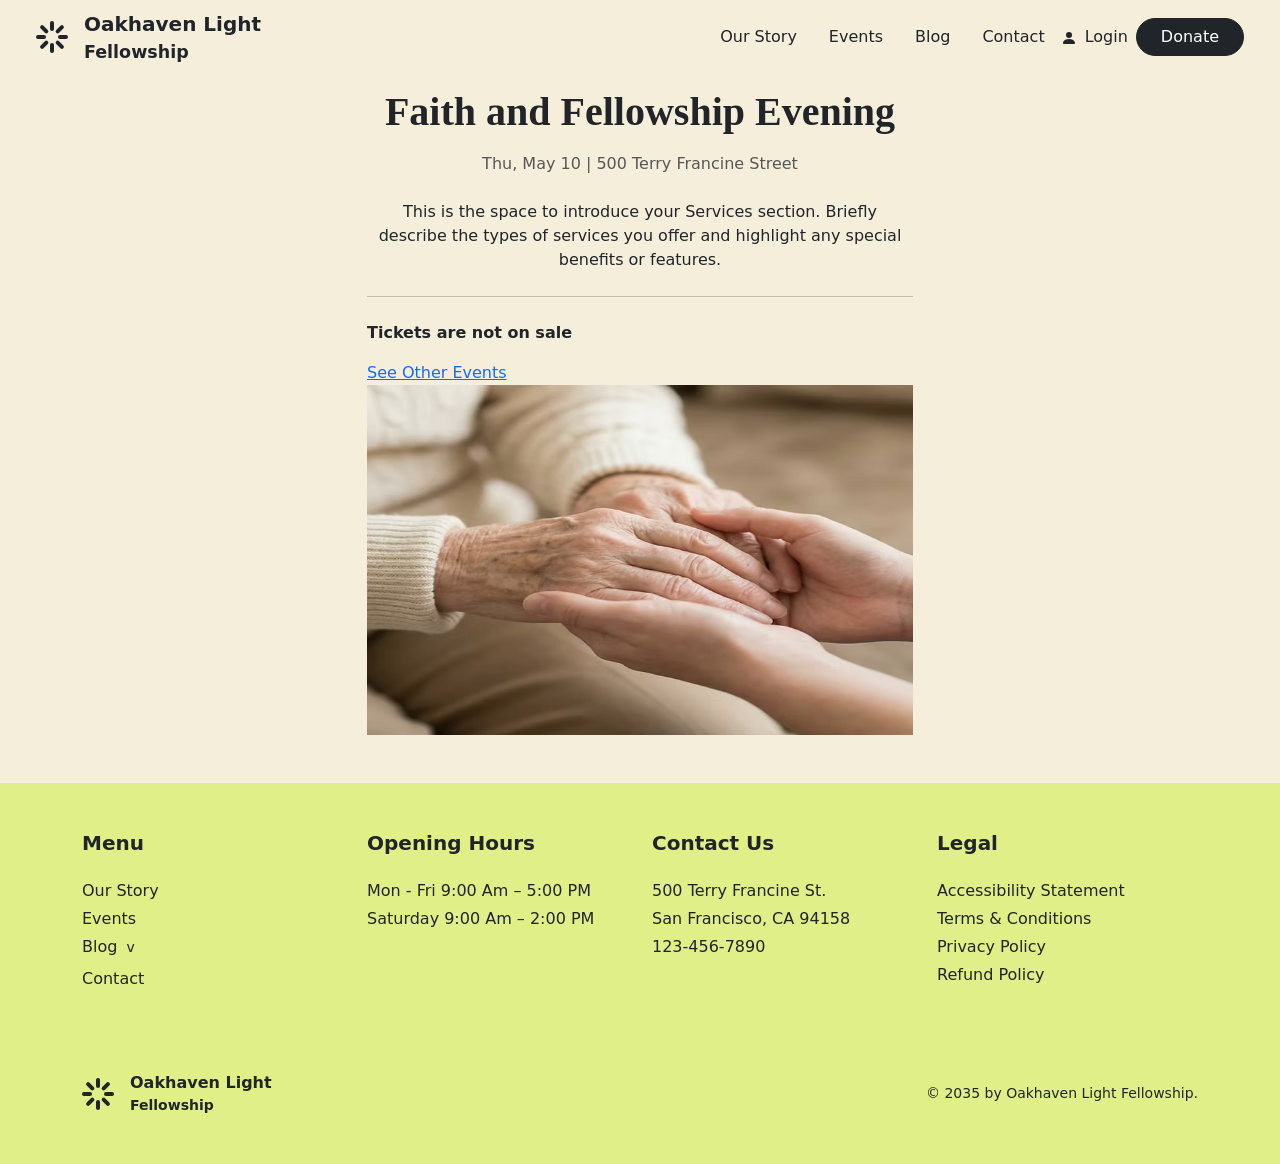
<file: details1.html>
<!DOCTYPE html>
<html lang="en">

<head>
    <meta charset="UTF-8">
    <meta name="viewport" content="width=device-width, initial-scale=1.0">
    <title>details1</title>
    <link href="https://cdn.jsdelivr.net/npm/bootstrap@5.0.2/dist/css/bootstrap.min.css" rel="stylesheet"
        integrity="sha384-EVSTQN3/azprG1Anm3QDgpJLIm9Nao0Yz1ztcQTwFspd3yD65VohhpuuCOmLASjC" crossorigin="anonymous">
</head>

<body style="background-color: #F5EEDB;">

    <!-- MAIN CONTAINER -->

    <div class="container-fluid px- px-md-5" id="story">

        <div class="position-relative">

            <nav class="navbar navbar-expand-lg fixed-top px-4 py-1" style="z-index: 10;">

                <div class="container-fluid">

                    <!-- LOGO -->
                    <a class="navbar-brand d-flex align-items-center text-dark text-decoration-none" href="#">
                        <svg class="bi spinner" viewBox="0 0 16 16" fill="none" xmlns="http://www.w3.org/2000/svg"
                            stroke="currentcolor" stroke-width="2" stroke-linecap="round"
                            style="width: 2rem; height: 2rem;">
                            <path d="M8 1V4" />
                            <path opacity="1" d="M3.05 3.05L5.17 5.17" />
                            <path opacity="1" d="M4 8L1 8" />
                            <path opacity="1" d="M5.17 10.83L3.05 12.95" />
                            <path opacity="1" d="M8 12V15" />
                            <path opacity="1" d="M10.83 10.83L12.95 12.95" />
                            <path opacity="1" d="M15 8L12 8" />
                            <path opacity="1" d="M12.95 3.05L10.83 5.17" />
                        </svg>
                        <span class="visually-hidden">Loading...</span></a>
                    <a class="navbar-brand fw-bold me-5 text-dark" href="./index.html">
                        Oakhaven Light
                        <small class="d-block">Fellowship</small>
                    </a>

                    <!-- TOGGLE BUTTON -->
                    <button class="navbar-toggler" type="button" data-bs-toggle="collapse" data-bs-target="#navbarList">

                        <span class="navbar-toggler-icon"></span>

                    </button>

                    <!-- NAVIGATION LINKS -->
                    <div class="collapse navbar-collapse" id="navbarList">

                        <ul class="navbar-nav ms-auto align-items-center">

                            <li class="nav-item">
                                <a class="nav-link px-3 text-dark" href="./ourstory.html">Our Story</a>
                            </li>

                            <li class="nav-item">
                                <a class="nav-link px-3 text-dark" href="./events.html">Events</a>
                            </li>

                            <li class="nav-item">
                                <a class="nav-link px-3 text-dark" href="./blog.html">Blog</a>
                            </li>

                            <li class="nav-item">
                                <a class="nav-link px-3 text-dark" href="./contavt.html">Contact</a>
                            </li>


                            <!-- donate -->
                            <li><svg xmlns="http://www.w3.org/2000/svg" width="16" height="16" fill="currentColor"
                                    class="bi bi-person-fill" viewBox="0 0 16 16">
                                    <path d="M3 14s-1 0-1-1 1-4 6-4 6 3 6 4-1 1-1 1zm5-6a3 3 0 1 0 0-6 3 3 0 0 0 0 6" />
                                </svg></li>
                            <li>



                                <a href="./login.html" class="nav-link text-dark">
                                    Login
                                </a>

                            </li>

                            <li>
                                <a href="./donate.html" class="btn btn-dark rounded-pill px-4">
                                    Donate
                                </a>
                            </li>
                        </ul>
                    </div>
                </div>
            </nav>

            <section class="py-5" style="background-color: #F5EEDB;">
                <div class="container">

                    <!-- Entire content in the middle half -->
                    <div class="row justify-content-center" style="padding-top: 40px;">
                        <div class="col-md-6 text-center">

                            <h1 class="fw-bold mb-3" style="font-family: Georgia, 'Times New Roman', Times, serif;">
                                Faith and Fellowship Evening
                            </h1>

                            <p class="text-muted mb-4">
                                Thu, May 10 | 500 Terry Francine Street


                            </p>

                            <p class="mb-4">
                                This is the space to introduce your Services section. Briefly describe the types of
                                services you offer and highlight any special benefits or features.

                            </p>

                            <hr class="my-4">
                            <div class="text-start">
                                <p class="fw-semibold">
                                    Tickets are not on sale
                                </p>

                                <a href="./events.html" class="text-decoration-underline">
                                    See Other Events
                                </a>
                            </div>
                            <img src="./page41.avif" class="img-fluid w-100" alt="Faith and Fellowship Evening"
                                style="height: 350px;">

                        </div>
                    </div>

                </div>
            </section>
        </div>
    </div>
    <!-- footer section -->

    <footer class="py-5" style="background-color: #e1ef89;">

        <div class="container">

            <!-- FIRST ROW: FOUR COLUMNS -->
            <div class="row g-4 pb-5">

                <!-- MENU -->
                <div class="col-6 col-md-3 text-start">
                    <h5 class="fw-bold mb-4">Menu</h5>

                    <ul class="list-unstyled line-under">
                        <li class="mb-1">
                            <a href="./ourstory.html" class="text-dark text-decoration-none">
                                Our Story
                            </a>
                        </li>

                        <li class="mb-1">
                            <a href="./events.html" class="text-dark text-decoration-none">
                                Events
                            </a>
                        </li>

                        <li class="mb-2 list-unstyled">

                            <div class="d-flex align-items-center">

                                <a href="./blog.html" class="text-dark text-decoration-none">
                                    Blog
                                </a>

                                <button class="btn btn-sm p-0 ms-2 text-dark" type="button" data-bs-toggle="collapse"
                                    data-bs-target="#blogMenu" aria-expanded="false" aria-controls="blogMenu">

                                    <span>v</span>

                                </button>

                            </div>

                            <!-- Hidden Blog Options -->
                            <ul class="collapse list-unstyled ms-3 mt-2" id="blogMenu">

                                <li class="mb-2">
                                    <a href="./index.html" class="text-dark text-decoration-underline">
                                        All Posts
                                    </a>
                                </li>

                                <li class="mb-2">
                                    <a href="./index.html" class="text-dark text-decoration-underline">
                                        Content Creation
                                    </a>
                                </li>

                                <li class="mb-2">
                                    <a href="./index.html" class="text-dark text-decoration-underline">
                                        Marketing
                                    </a>
                                </li>

                            </ul>

                        </li>

                        </li>

                        <li class="mb-1">
                            <a href="./contavt.html" class="text-dark text-decoration-none">
                                Contact
                            </a>
                        </li>
                    </ul>
                </div>


                <!-- OPENING HOURS -->
                <div class="col-6 col-md-3 text-start">
                    <h5 class="fw-bold mb-4">Opening Hours</h5>

                    <ul class="list-unstyled">
                        <li class="mb-1">
                            Mon - Fri 9:00 Am – 5:00 PM

                        </li>

                        <li class="mb-1">
                            Saturday 9:00 Am – 2:00 PM
                        </li>


                    </ul>
                </div>


                <!-- CONTACT US -->
                <div class="col-6 col-md-3 text-start">
                    <h5 class="fw-bold mb-4">Contact Us</h5>

                    <ul class="list-unstyled">
                        <li class="mb-1">
                            500 Terry Francine St.

                        </li>

                        <li class="mb-1">
                            San Francisco, CA 94158


                        </li>

                        <li class="mb-1">

                            123-456-7890
                        </li>
                    </ul>
                </div>


                <!-- legal -->
                <div class="col-6 col-md-3 text-start">
                    <h5 class="fw-bold mb-4">Legal</h5>

                    <ul class="list-unstyled">
                        <li class="mb-1">
                            <a href="./accessibility.html" class="text-dark text-decoration-none">
                                Accessibility Statement
                            </a>
                        </li>

                        <li class="mb-1">
                            <a href="./terms.html" class="text-dark text-decoration-none">
                                Terms & Conditions
                            </a>
                        </li>

                        <li class="mb-1">
                            <a href="./login.html" class="text-dark text-decoration-none">
                                Privacy Policy
                            </a>
                        </li>
                        <li class="mb-1">
                            <a href="./refund.html" class="text-dark text-decoration-none">
                                Refund Policy
                            </a>
                        </li>
                    </ul>
                </div>

            </div>





            <!-- SECOND ROW: LOGO AND COPYRIGHT -->
            <div class="row align-items-center pt-3">

                <!-- LOGO AND HEADING LEFT SIDE -->
                <div class="col-md-6 d-flex align-items-center gap-3">

                    <a class="navbar-brand d-flex align-items-center text-dark text-decoration-none">
                        <svg class="bi spinner" viewBox="0 0 16 16" fill="none" xmlns="http://www.w3.org/2000/svg"
                            stroke="currentcolor" stroke-width="2" stroke-linecap="round"
                            style="width: 2rem; height: 2rem;">
                            <path d="M8 1V4" />
                            <path opacity="1" d="M3.05 3.05L5.17 5.17" />
                            <path opacity="1" d="M4 8L1 8" />
                            <path opacity="1" d="M5.17 10.83L3.05 12.95" />
                            <path opacity="1" d="M8 12V15" />
                            <path opacity="1" d="M10.83 10.83L12.95 12.95" />
                            <path opacity="1" d="M15 8L12 8" />
                            <path opacity="1" d="M12.95 3.05L10.83 5.17" />
                        </svg>
                        <span class="visually-hidden">Loading...</span>
                        <a class="navbar-brand fw-bold me-5 text-dark" href="./index.html">
                            Oakhaven Light
                            <small class="d-block">Fellowship</small>
                        </a>

                </div>


                <!-- COPYRIGHT RIGHT SIDE -->
                <div class="col-md-6 text-md-end text-start mt-3 mt-md-0">

                    <p class="small mb-0">
                        © 2035 by Oakhaven Light Fellowship.
                    </p>

                </div>

            </div>

        </div>

    </footer>
    <script src="https://cdn.jsdelivr.net/npm/bootstrap@5.0.2/dist/js/bootstrap.bundle.min.js"
        integrity="sha384-MrcW6ZMFYlzcLA8Nl+NtUVF0sA7MsXsP1UyJoMp4YLEuNSfAP+JcXn/tWtIaxVXM"
        crossorigin="anonymous"></script>
</body>

</html>
</file>
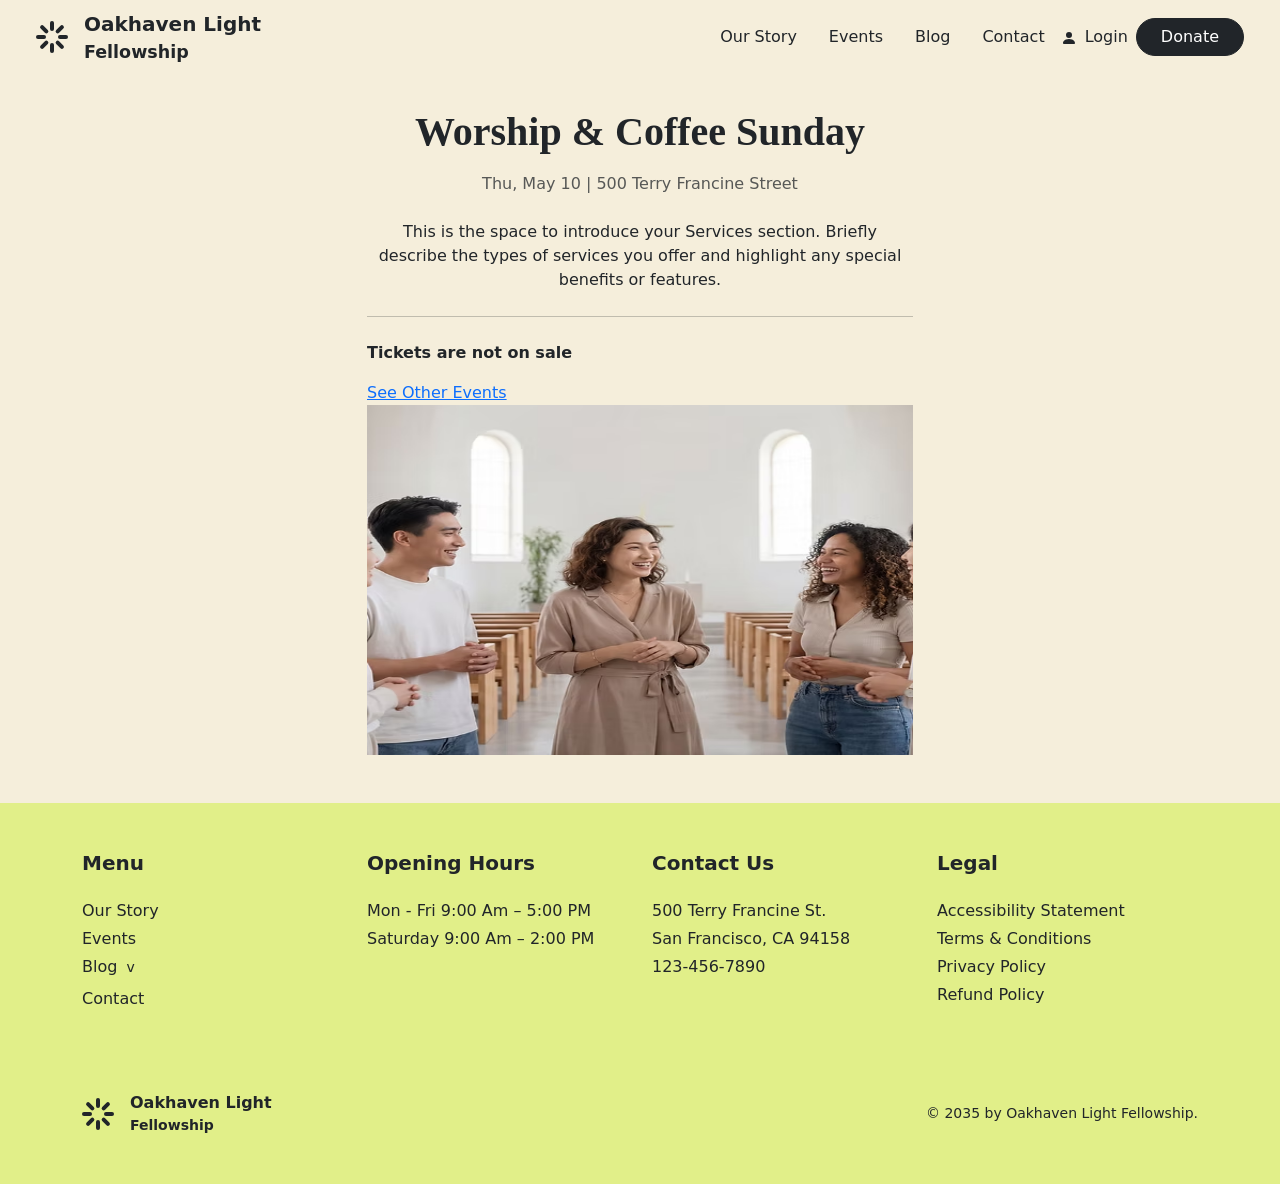
<file: details2.html>
<!DOCTYPE html>
<html lang="en">

<head>
    <meta charset="UTF-8">
    <meta name="viewport" content="width=device-width, initial-scale=1.0">
    <title>details2</title>
    <link href="https://cdn.jsdelivr.net/npm/bootstrap@5.0.2/dist/css/bootstrap.min.css" rel="stylesheet"
        integrity="sha384-EVSTQN3/azprG1Anm3QDgpJLIm9Nao0Yz1ztcQTwFspd3yD65VohhpuuCOmLASjC" crossorigin="anonymous">
</head>

<body style="background-color: #F5EEDB;">

    <!-- MAIN CONTAINER -->

    <div class="container-fluid px-3 px-md-5" id="story">

        <!-- HERO SECTION -->
        <div class="position-relative">

            <!-- NAVIGATION BAR OVER BOTH COLUMNS -->
            <nav class="navbar navbar-expand-lg fixed-top px-4 py-1" style="z-index: 10;">

                <div class="container-fluid">

                    <!-- LOGO -->
                    <a class="navbar-brand d-flex align-items-center text-dark text-decoration-none" href="#">
                        <svg class="bi spinner" viewBox="0 0 16 16" fill="none" xmlns="http://www.w3.org/2000/svg"
                            stroke="currentcolor" stroke-width="2" stroke-linecap="round"
                            style="width: 2rem; height: 2rem;">
                            <path d="M8 1V4" />
                            <path opacity="1" d="M3.05 3.05L5.17 5.17" />
                            <path opacity="1" d="M4 8L1 8" />
                            <path opacity="1" d="M5.17 10.83L3.05 12.95" />
                            <path opacity="1" d="M8 12V15" />
                            <path opacity="1" d="M10.83 10.83L12.95 12.95" />
                            <path opacity="1" d="M15 8L12 8" />
                            <path opacity="1" d="M12.95 3.05L10.83 5.17" />
                        </svg>
                        <span class="visually-hidden">Loading...</span></a>
                    <a class="navbar-brand fw-bold me-5 text-dark" href="./index.html">
                        Oakhaven Light
                        <small class="d-block">Fellowship</small>
                    </a>

                    <!-- TOGGLE BUTTON -->
                    <button class="navbar-toggler" type="button" data-bs-toggle="collapse" data-bs-target="#navbarList">

                        <span class="navbar-toggler-icon"></span>

                    </button>

                    <!-- NAVIGATION LINKS -->
                    <div class="collapse navbar-collapse" id="navbarList">

                        <ul class="navbar-nav ms-auto align-items-center">

                            <li class="nav-item">
                                <a class="nav-link px-3 text-dark" href="./ourstory.html">Our Story</a>
                            </li>

                            <li class="nav-item">
                                <a class="nav-link px-3 text-dark" href="./events.html">Events</a>
                            </li>

                            <li class="nav-item">
                                <a class="nav-link px-3 text-dark" href="./blog.html">Blog</a>
                            </li>

                            <li class="nav-item">
                                <a class="nav-link px-3 text-dark" href="./contavt.html">Contact</a>
                            </li>


                            <!-- donate -->
                            <li><svg xmlns="http://www.w3.org/2000/svg" width="16" height="16" fill="currentColor"
                                    class="bi bi-person-fill" viewBox="0 0 16 16">
                                    <path d="M3 14s-1 0-1-1 1-4 6-4 6 3 6 4-1 1-1 1zm5-6a3 3 0 1 0 0-6 3 3 0 0 0 0 6" />
                                </svg></li>
                            <li>



                                <a href="./login.html" class="nav-link text-dark">
                                    Login
                                </a>

                            </li>

                            <li>
                                <a href="./donate.html" class="btn btn-dark rounded-pill px-4">
                                    Donate
                                </a>
                            </li>
                        </ul>
                    </div>
                </div>
            </nav>

            <section class="py-5" style="background-color: #F5EEDB;">
                <div class="container">

                    <!-- Entire content in the middle half -->
                    <div class="row justify-content-center" style="padding-top: 60px;">
                        <div class="col-md-6 text-center">

                            <h1 class="fw-bold mb-3" style="font-family: Georgia, 'Times New Roman', Times, serif;">
                                Worship & Coffee Sunday
                            </h1>

                            <p class="text-muted mb-4">
                                Thu, May 10 | 500 Terry Francine Street


                            </p>

                            <p class="mb-4">
                                This is the space to introduce your Services section. Briefly describe the types of
                                services you offer and highlight any special benefits or features.

                            </p>

                            <hr class="my-4">
                            <div class="text-start">
                                <p class="fw-semibold">
                                    Tickets are not on sale
                                </p>

                                <a href="./events.html" class="text-decoration-underline">
                                    See Other Events
                                </a>
                            </div>
                            <img src="./page42.avif" class="img-fluid w-100" alt="coffee sunday" style="height: 350px;">

                        </div>
                    </div>

                </div>
            </section>
        </div>
    </div>
    <!-- footer section -->

    <footer class="py-5" style="background-color: #e1ef89;">

        <div class="container">

            <!-- FIRST ROW: FOUR COLUMNS -->
            <div class="row g-4 pb-5">

                <!-- MENU -->
                <div class="col-6 col-md-3 text-start">
                    <h5 class="fw-bold mb-4">Menu</h5>

                    <ul class="list-unstyled line-under">
                        <li class="mb-1">
                            <a href="./ourstory.html" class="text-dark text-decoration-none">
                                Our Story
                            </a>
                        </li>

                        <li class="mb-1">
                            <a href="./events.html" class="text-dark text-decoration-none">
                                Events
                            </a>
                        </li>

                        <li class="mb-2 list-unstyled">

                            <div class="d-flex align-items-center">

                                <a href="./blog.html" class="text-dark text-decoration-none">
                                    Blog
                                </a>

                                <button class="btn btn-sm p-0 ms-2 text-dark" type="button" data-bs-toggle="collapse"
                                    data-bs-target="#blogMenu" aria-expanded="false" aria-controls="blogMenu">

                                    <span>v</span>

                                </button>

                            </div>

                            <!-- Hidden Blog Options -->
                            <ul class="collapse list-unstyled ms-3 mt-2" id="blogMenu">

                                <li class="mb-2">
                                    <a href="./index.html" class="text-dark text-decoration-underline">
                                        All Posts
                                    </a>
                                </li>

                                <li class="mb-2">
                                    <a href="./index.html" class="text-dark text-decoration-underline">
                                        Content Creation
                                    </a>
                                </li>

                                <li class="mb-2">
                                    <a href="./index.html" class="text-dark text-decoration-underline">
                                        Marketing
                                    </a>
                                </li>

                            </ul>

                        </li>

                        </li>

                        <li class="mb-1">
                            <a href="./contavt.html" class="text-dark text-decoration-none">
                                Contact
                            </a>
                        </li>
                    </ul>
                </div>


                <!-- OPENING HOURS -->
                <div class="col-6 col-md-3 text-start">
                    <h5 class="fw-bold mb-4">Opening Hours</h5>

                    <ul class="list-unstyled">
                        <li class="mb-1">
                            Mon - Fri 9:00 Am – 5:00 PM

                        </li>

                        <li class="mb-1">
                            Saturday 9:00 Am – 2:00 PM
                        </li>


                    </ul>
                </div>


                <!-- CONTACT US -->
                <div class="col-6 col-md-3 text-start">
                    <h5 class="fw-bold mb-4">Contact Us</h5>

                    <ul class="list-unstyled">
                        <li class="mb-1">
                            500 Terry Francine St.

                        </li>

                        <li class="mb-1">
                            San Francisco, CA 94158


                        </li>

                        <li class="mb-1">

                            123-456-7890
                        </li>
                    </ul>
                </div>


                <!-- legal -->
                <div class="col-6 col-md-3 text-start">
                    <h5 class="fw-bold mb-4">Legal</h5>

                    <ul class="list-unstyled">
                        <li class="mb-1">
                            <a href="./accessibility.html" class="text-dark text-decoration-none">
                                Accessibility Statement
                            </a>
                        </li>

                        <li class="mb-1">
                            <a href="./terms.html" class="text-dark text-decoration-none">
                                Terms & Conditions
                            </a>
                        </li>

                        <li class="mb-1">
                            <a href="./login.html" class="text-dark text-decoration-none">
                                Privacy Policy
                            </a>
                        </li>
                        <li class="mb-1">
                            <a href="./refund.html" class="text-dark text-decoration-none">
                                Refund Policy
                            </a>
                        </li>
                    </ul>
                </div>

            </div>





            <!-- SECOND ROW: LOGO AND COPYRIGHT -->
            <div class="row align-items-center pt-3">

                <!-- LOGO AND HEADING LEFT SIDE -->
                <div class="col-md-6 d-flex align-items-center gap-3">

                    <a class="navbar-brand d-flex align-items-center text-dark text-decoration-none">
                        <svg class="bi spinner" viewBox="0 0 16 16" fill="none" xmlns="http://www.w3.org/2000/svg"
                            stroke="currentcolor" stroke-width="2" stroke-linecap="round"
                            style="width: 2rem; height: 2rem;">
                            <path d="M8 1V4" />
                            <path opacity="1" d="M3.05 3.05L5.17 5.17" />
                            <path opacity="1" d="M4 8L1 8" />
                            <path opacity="1" d="M5.17 10.83L3.05 12.95" />
                            <path opacity="1" d="M8 12V15" />
                            <path opacity="1" d="M10.83 10.83L12.95 12.95" />
                            <path opacity="1" d="M15 8L12 8" />
                            <path opacity="1" d="M12.95 3.05L10.83 5.17" />
                        </svg>
                        <span class="visually-hidden">Loading...</span>
                        <a class="navbar-brand fw-bold me-5 text-dark" href="./index.html">
                            Oakhaven Light
                            <small class="d-block">Fellowship</small>
                        </a>

                </div>


                <!-- COPYRIGHT RIGHT SIDE -->
                <div class="col-md-6 text-md-end text-start mt-3 mt-md-0">

                    <p class="small mb-0">
                        © 2035 by Oakhaven Light Fellowship.
                    </p>

                </div>

            </div>

        </div>

    </footer>
    <script src="https://cdn.jsdelivr.net/npm/bootstrap@5.0.2/dist/js/bootstrap.bundle.min.js"
        integrity="sha384-MrcW6ZMFYlzcLA8Nl+NtUVF0sA7MsXsP1UyJoMp4YLEuNSfAP+JcXn/tWtIaxVXM"
        crossorigin="anonymous"></script>
</body>

</html>
</file>
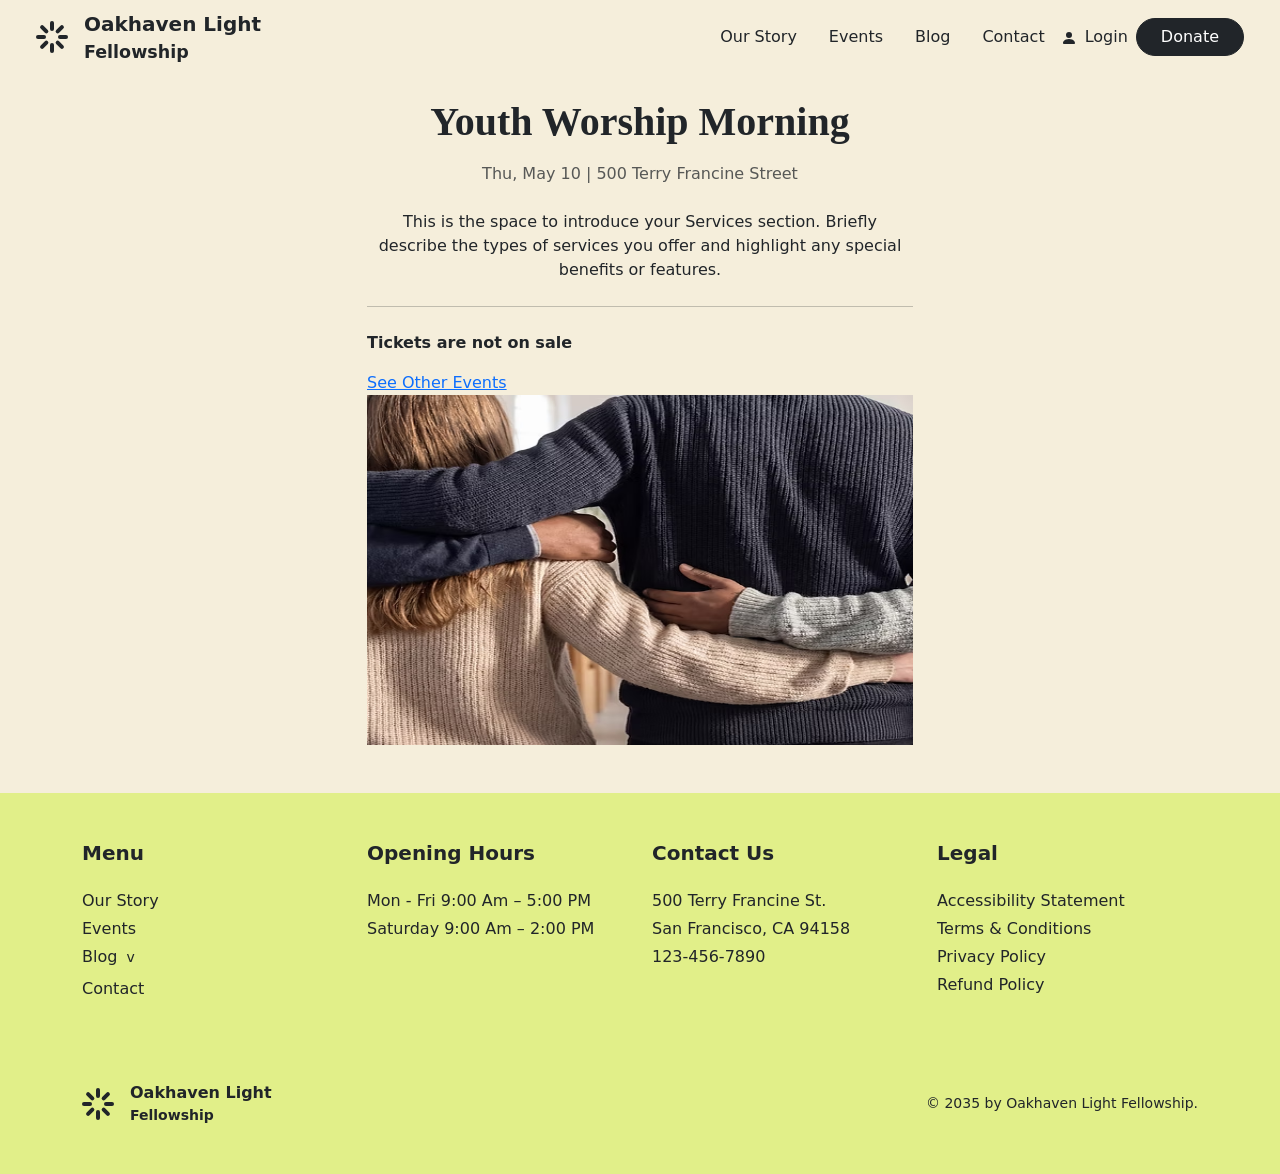
<file: details3.html>
<!DOCTYPE html>
<html lang="en">

<head>
    <meta charset="UTF-8">
    <meta name="viewport" content="width=device-width, initial-scale=1.0">
    <title>details 3</title>
    <link href="https://cdn.jsdelivr.net/npm/bootstrap@5.0.2/dist/css/bootstrap.min.css" rel="stylesheet"
        integrity="sha384-EVSTQN3/azprG1Anm3QDgpJLIm9Nao0Yz1ztcQTwFspd3yD65VohhpuuCOmLASjC" crossorigin="anonymous">
</head>

<body style="background-color: #F5EEDB;">

    <!-- MAIN CONTAINER -->

    <div class="container-fluid px-3 px-md-5" id="story">

        <div class="position-relative">

            <nav class="navbar navbar-expand-lg fixed-top px-4 py-1" style="z-index: 10;">

                <div class="container-fluid">

                    <!-- LOGO -->
                    <a class="navbar-brand d-flex align-items-center text-dark text-decoration-none" href="#">
                        <svg class="bi spinner" viewBox="0 0 16 16" fill="none" xmlns="http://www.w3.org/2000/svg"
                            stroke="currentcolor" stroke-width="2" stroke-linecap="round"
                            style="width: 2rem; height: 2rem;">
                            <path d="M8 1V4" />
                            <path opacity="1" d="M3.05 3.05L5.17 5.17" />
                            <path opacity="1" d="M4 8L1 8" />
                            <path opacity="1" d="M5.17 10.83L3.05 12.95" />
                            <path opacity="1" d="M8 12V15" />
                            <path opacity="1" d="M10.83 10.83L12.95 12.95" />
                            <path opacity="1" d="M15 8L12 8" />
                            <path opacity="1" d="M12.95 3.05L10.83 5.17" />
                        </svg>
                        <span class="visually-hidden">Loading...</span></a>
                    <a class="navbar-brand fw-bold me-5 text-dark" href="./index.html">
                        Oakhaven Light
                        <small class="d-block">Fellowship</small>
                    </a>

                    <!-- TOGGLE BUTTON -->
                    <button class="navbar-toggler" type="button" data-bs-toggle="collapse" data-bs-target="#navbarList">

                        <span class="navbar-toggler-icon"></span>

                    </button>

                    <!-- NAVIGATION LINKS -->
                    <div class="collapse navbar-collapse" id="navbarList">

                        <ul class="navbar-nav ms-auto align-items-center">

                            <li class="nav-item">
                                <a class="nav-link px-3 text-dark" href="./ourstory.html">Our Story</a>
                            </li>

                            <li class="nav-item">
                                <a class="nav-link px-3 text-dark" href="./events.html">Events</a>
                            </li>

                            <li class="nav-item">
                                <a class="nav-link px-3 text-dark" href="./blog.html">Blog</a>
                            </li>

                            <li class="nav-item">
                                <a class="nav-link px-3 text-dark" href="./contavt.html">Contact</a>
                            </li>


                            <!-- donate -->
                            <li><svg xmlns="http://www.w3.org/2000/svg" width="16" height="16" fill="currentColor"
                                    class="bi bi-person-fill" viewBox="0 0 16 16">
                                    <path d="M3 14s-1 0-1-1 1-4 6-4 6 3 6 4-1 1-1 1zm5-6a3 3 0 1 0 0-6 3 3 0 0 0 0 6" />
                                </svg></li>
                            <li>



                                <a href="./login.html" class="nav-link text-dark">
                                    Login
                                </a>

                            </li>

                            <li>
                                <a href="./donate.html" class="btn btn-dark rounded-pill px-4">
                                    Donate
                                </a>
                            </li>
                        </ul>
                    </div>
                </div>
            </nav>

            <section class="py-5" style="background-color: #F5EEDB;">
                <div class="container">

                    <!-- Entire content in the middle half -->
                    <div class="row justify-content-center" style="padding-top: 50px;">
                        <div class="col-md-6 text-center">

                            <h1 class="fw-bold mb-3" style="font-family: Georgia, 'Times New Roman', Times, serif;">
                                Youth Worship Morning
                            </h1>

                            <p class="text-muted mb-4">
                                Thu, May 10 | 500 Terry Francine Street


                            </p>

                            <p class="mb-4">
                                This is the space to introduce your Services section. Briefly describe the types of
                                services you offer and highlight any special benefits or features.

                            </p>

                            <hr class="my-4">
                            <div class="text-start">
                                <p class="fw-semibold">
                                    Tickets are not on sale
                                </p>

                                <a href="./events.html" class="text-decoration-underline">
                                    See Other Events
                                </a>
                            </div>
                            <img src="./page43.avif" class="img-fluid w-100" alt="worship morning"
                                style="height: 350px;">

                        </div>
                    </div>

                </div>
            </section>
        </div>
    </div>
    <!-- footer section -->

    <footer class="py-5" style="background-color: #e1ef89;">

        <div class="container">

            <!-- FIRST ROW: FOUR COLUMNS -->
            <div class="row g-4 pb-5">

                <!-- MENU -->
                <div class="col-6 col-md-3 text-start">
                    <h5 class="fw-bold mb-4">Menu</h5>

                    <ul class="list-unstyled line-under">
                        <li class="mb-1">
                            <a href="./ourstory.html" class="text-dark text-decoration-none">
                                Our Story
                            </a>
                        </li>

                        <li class="mb-1">
                            <a href="./events.html" class="text-dark text-decoration-none">
                                Events
                            </a>
                        </li>

                        <li class="mb-2 list-unstyled">

                            <div class="d-flex align-items-center">

                                <a href="./blog.html" class="text-dark text-decoration-none">
                                    Blog
                                </a>

                                <button class="btn btn-sm p-0 ms-2 text-dark" type="button" data-bs-toggle="collapse"
                                    data-bs-target="#blogMenu" aria-expanded="false" aria-controls="blogMenu">

                                    <span>v</span>

                                </button>

                            </div>

                            <!-- Hidden Blog Options -->
                            <ul class="collapse list-unstyled ms-3 mt-2" id="blogMenu">

                                <li class="mb-2">
                                    <a href="./index.html" class="text-dark text-decoration-underline">
                                        All Posts
                                    </a>
                                </li>

                                <li class="mb-2">
                                    <a href="./index.html" class="text-dark text-decoration-underline">
                                        Content Creation
                                    </a>
                                </li>

                                <li class="mb-2">
                                    <a href="./index.html" class="text-dark text-decoration-underline">
                                        Marketing
                                    </a>
                                </li>

                            </ul>

                        </li>

                        </li>

                        <li class="mb-1">
                            <a href="./contavt.html" class="text-dark text-decoration-none">
                                Contact
                            </a>
                        </li>
                    </ul>
                </div>


                <!-- OPENING HOURS -->
                <div class="col-6 col-md-3 text-start">
                    <h5 class="fw-bold mb-4">Opening Hours</h5>

                    <ul class="list-unstyled">
                        <li class="mb-1">
                            Mon - Fri 9:00 Am – 5:00 PM

                        </li>

                        <li class="mb-1">
                            Saturday 9:00 Am – 2:00 PM
                        </li>


                    </ul>
                </div>


                <!-- CONTACT US -->
                <div class="col-6 col-md-3 text-start">
                    <h5 class="fw-bold mb-4">Contact Us</h5>

                    <ul class="list-unstyled">
                        <li class="mb-1">
                            500 Terry Francine St.

                        </li>

                        <li class="mb-1">
                            San Francisco, CA 94158


                        </li>

                        <li class="mb-1">

                            123-456-7890
                        </li>
                    </ul>
                </div>


                <!-- legal -->
                <div class="col-6 col-md-3 text-start">
                    <h5 class="fw-bold mb-4">Legal</h5>

                    <ul class="list-unstyled">
                        <li class="mb-1">
                            <a href="./accessibility.html" class="text-dark text-decoration-none">
                                Accessibility Statement
                            </a>
                        </li>

                        <li class="mb-1">
                            <a href="./terms.html" class="text-dark text-decoration-none">
                                Terms & Conditions
                            </a>
                        </li>

                        <li class="mb-1">
                            <a href="./login.html" class="text-dark text-decoration-none">
                                Privacy Policy
                            </a>
                        </li>
                        <li class="mb-1">
                            <a href="./refund.html" class="text-dark text-decoration-none">
                                Refund Policy
                            </a>
                        </li>
                    </ul>
                </div>

            </div>





            <!-- SECOND ROW: LOGO AND COPYRIGHT -->
            <div class="row align-items-center pt-3">

                <!-- LOGO AND HEADING LEFT SIDE -->
                <div class="col-md-6 d-flex align-items-center gap-3">

                    <a class="navbar-brand d-flex align-items-center text-dark text-decoration-none">
                        <svg class="bi spinner" viewBox="0 0 16 16" fill="none" xmlns="http://www.w3.org/2000/svg"
                            stroke="currentcolor" stroke-width="2" stroke-linecap="round"
                            style="width: 2rem; height: 2rem;">
                            <path d="M8 1V4" />
                            <path opacity="1" d="M3.05 3.05L5.17 5.17" />
                            <path opacity="1" d="M4 8L1 8" />
                            <path opacity="1" d="M5.17 10.83L3.05 12.95" />
                            <path opacity="1" d="M8 12V15" />
                            <path opacity="1" d="M10.83 10.83L12.95 12.95" />
                            <path opacity="1" d="M15 8L12 8" />
                            <path opacity="1" d="M12.95 3.05L10.83 5.17" />
                        </svg>
                        <span class="visually-hidden">Loading...</span>
                        <a class="navbar-brand fw-bold me-5 text-dark" href="./index.html">
                            Oakhaven Light
                            <small class="d-block">Fellowship</small>
                        </a>

                </div>


                <!-- COPYRIGHT RIGHT SIDE -->
                <div class="col-md-6 text-md-end text-start mt-3 mt-md-0">

                    <p class="small mb-0">
                        © 2035 by Oakhaven Light Fellowship.
                    </p>

                </div>

            </div>

        </div>

    </footer>
    <script src="https://cdn.jsdelivr.net/npm/bootstrap@5.0.2/dist/js/bootstrap.bundle.min.js"
        integrity="sha384-MrcW6ZMFYlzcLA8Nl+NtUVF0sA7MsXsP1UyJoMp4YLEuNSfAP+JcXn/tWtIaxVXM"
        crossorigin="anonymous"></script>
</body>

</html>
</file>
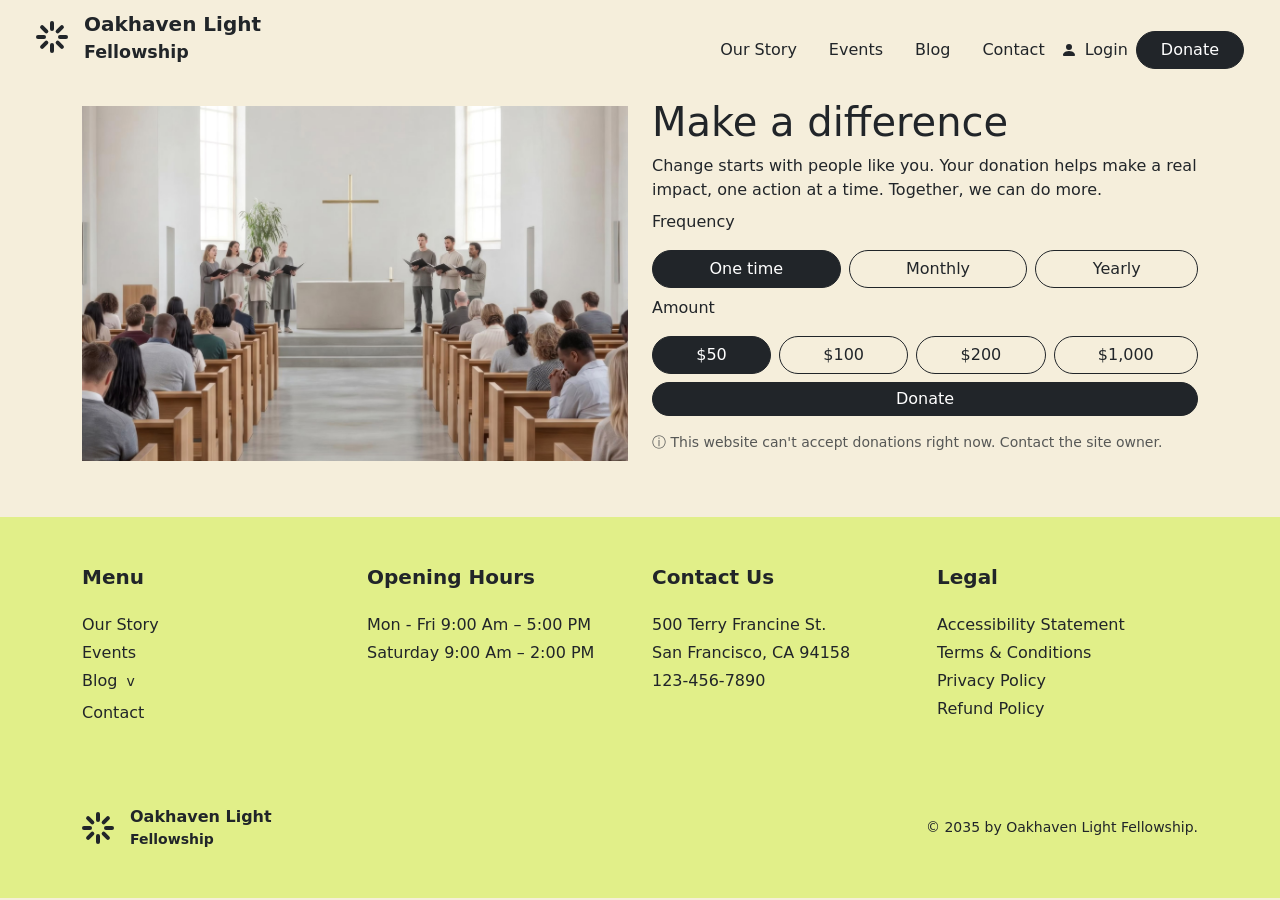
<file: donate.html>
<!DOCTYPE html>
<html lang="en">

<head>
    <meta charset="UTF-8">
    <meta name="viewport" content="width=device-width, initial-scale=1.0">
    <title>donate</title>
    <link href="https://cdn.jsdelivr.net/npm/bootstrap@5.0.2/dist/css/bootstrap.min.css" rel="stylesheet"
        integrity="sha384-EVSTQN3/azprG1Anm3QDgpJLIm9Nao0Yz1ztcQTwFspd3yD65VohhpuuCOmLASjC" crossorigin="anonymous">
    <link rel="stylesheet" href="./styleEvents.css">
    <link rel="stylesheet" href="./style.css">
</head>

<body style="background-color: #F5EEDB;">

    <!-- MAIN CONTAINER -->

    <div class="container-fluid px-3 px-md-5" id="story">

        <!-- HERO SECTION -->
        <div class="position-relative">

            <!-- NAVIGATION BAR OVER BOTH COLUMNS -->
            <nav class="navbar navbar-expand-lg fixed-top px-4 py-1" style="z-index: 10;">

                <div class="container-fluid">

                    <!-- LOGO -->
                    <a class="navbar-brand d-flex align-items-center text-dark text-decoration-none" href="#">
                        <svg class="bi spinner" viewBox="0 0 16 16" fill="none" xmlns="http://www.w3.org/2000/svg"
                            stroke="currentcolor" stroke-width="2" stroke-linecap="round"
                            style="width: 2rem; height: 2rem;">
                            <path d="M8 1V4" />
                            <path opacity="1" d="M3.05 3.05L5.17 5.17" />
                            <path opacity="1" d="M4 8L1 8" />
                            <path opacity="1" d="M5.17 10.83L3.05 12.95" />
                            <path opacity="1" d="M8 12V15" />
                            <path opacity="1" d="M10.83 10.83L12.95 12.95" />
                            <path opacity="1" d="M15 8L12 8" />
                            <path opacity="1" d="M12.95 3.05L10.83 5.17" />
                        </svg>
                        <span class="visually-hidden">Loading...</span></a>
                    <a class="navbar-brand fw-bold me-5 text-dark" href="./index.html">
                        Oakhaven Light
                        <small class="d-block">Fellowship</small>
                    </a>

                    <!-- TOGGLE BUTTON -->
                    <button class="navbar-toggler" type="button" data-bs-toggle="collapse" data-bs-target="#navbarList">

                        <span class="navbar-toggler-icon"></span>

                    </button>

                    <!-- NAVIGATION LINKS -->
                    <div class="collapse navbar-collapse" id="navbarList">

                        <ul class="navbar-nav ms-auto align-items-center">

                            <li class="nav-item">
                                <a class="nav-link px-3 text-dark" href="./ourstory.html">Our Story</a>
                            </li>

                            <li class="nav-item">
                                <a class="nav-link px-3 text-dark" href="./events.html">Events</a>
                            </li>

                            <li class="nav-item">
                                <a class="nav-link px-3 text-dark" href="./blog.html">Blog</a>
                            </li>

                            <li class="nav-item">
                                <a class="nav-link px-3 text-dark" href="./contavt.html">Contact</a>
                            </li>


                            <!-- donate -->
                            <li><svg xmlns="http://www.w3.org/2000/svg" width="16" height="16" fill="currentColor"
                                    class="bi bi-person-fill" viewBox="0 0 16 16">
                                    <path d="M3 14s-1 0-1-1 1-4 6-4 6 3 6 4-1 1-1 1zm5-6a3 3 0 1 0 0-6 3 3 0 0 0 0 6" />
                                </svg></li>
                            <li>



                                <a href="./login.html" class="nav-link text-dark">
                                    Login
                                </a>

                            </li>

                            <li>
                                <a href="./donate.html" class="btn btn-dark rounded-pill px-4">
                                    Donate
                                </a>
                            </li>
                        </ul>
                    </div>
                </div>

            </nav>
        </div>
    </div>
    <section class="py-5" style="background-color: #F5EEDB;">
        <div class="container" style="padding-top: 50px;">
            <div class="row align-items-center g-4">

                <!-- Left column: Photo -->
                <div class="col-md-6">
                    <img src="./donate1.avif" class="img-fluid w-100" alt="Community photograph">
                </div>

                <!-- Right column: Text and buttons -->
                <div class="col-md-6">

                    <h1 class="mb-2">Make a difference</h1>

                    <p class="mb-2">
                        Change starts with people like you. Your donation helps
                        make a real impact, one action at a time. Together, we can do more.
                    </p>


                    <p>Frequency</p>

                    <div class="d-flex gap-2 mb-2">

                        <input type="radio" class="btn-check" name="frequency" id="once" checked>
                        <label class="btn btn-outline-dark rounded-pill flex-fill" for="once">
                            One time
                        </label>

                        <input type="radio" class="btn-check" name="frequency" id="monthly">
                        <label class="btn btn-outline-dark rounded-pill flex-fill" for="monthly">
                            Monthly
                        </label>

                        <input type="radio" class="btn-check" name="frequency" id="yearly">
                        <label class="btn btn-outline-dark rounded-pill flex-fill" for="yearly">
                            Yearly
                        </label>

                    </div>

                    <!-- Amount -->
                    <p>Amount</p>

                    <div class="d-flex gap-2 mb-2">

                        <input type="radio" class="btn-check" name="amount" id="fifty" checked>
                        <label class="btn btn-outline-dark rounded-pill flex-fill" for="fifty">
                            $50
                        </label>

                        <input type="radio" class="btn-check" name="amount" id="hundred">
                        <label class="btn btn-outline-dark rounded-pill flex-fill" for="hundred">
                            $100
                        </label>

                        <input type="radio" class="btn-check" name="amount" id="twohundred">
                        <label class="btn btn-outline-dark rounded-pill flex-fill" for="twohundred">
                            $200
                        </label>

                        <input type="radio" class="btn-check" name="amount" id="thousand">
                        <label class="btn btn-outline-dark rounded-pill flex-fill" for="thousand">
                            $1,000
                        </label>

                    </div>

                    <!-- Donate Button -->
                    <button class="btn btn-dark rounded-pill w-100 py-1">
                        Donate
                    </button>

                    <p class="small text-muted mt-3">
                        ⓘ This website can't accept donations right now.
                        Contact the site owner.
                    </p>

                </div>

            </div>
        </div>

    </section>
    <!-- footer section -->

    <footer class="py-5" style="background-color: #e1ef89;">

        <div class="container">

            <!-- FIRST ROW: FOUR COLUMNS -->
            <div class="row g-4 pb-5">

                <!-- MENU -->
                <div class="col-6 col-md-3 text-start">
                    <h5 class="fw-bold mb-4">Menu</h5>

                    <ul class="list-unstyled line-under">
                        <li class="mb-1">
                            <a href="./ourstory.html" class="text-dark text-decoration-none">
                                Our Story
                            </a>
                        </li>

                        <li class="mb-1">
                            <a href="./events.html" class="text-dark text-decoration-none">
                                Events
                            </a>
                        </li>

                        <li class="mb-2 list-unstyled">

                            <div class="d-flex align-items-center">

                                <a href="./blog.html" class="text-dark text-decoration-none">
                                    Blog
                                </a>

                                <button class="btn btn-sm p-0 ms-2 text-dark" type="button" data-bs-toggle="collapse"
                                    data-bs-target="#blogMenu" aria-expanded="false" aria-controls="blogMenu">

                                    <span>v</span>

                                </button>

                            </div>

                            <!-- Hidden Blog Options -->
                            <ul class="collapse list-unstyled ms-3 mt-2" id="blogMenu">

                                <li class="mb-2">
                                    <a href="./index.html" class="text-dark text-decoration-underline">
                                        All Posts
                                    </a>
                                </li>

                                <li class="mb-2">
                                    <a href="./index.html" class="text-dark text-decoration-underline">
                                        Content Creation
                                    </a>
                                </li>

                                <li class="mb-2">
                                    <a href="./index.html" class="text-dark text-decoration-underline">
                                        Marketing
                                    </a>
                                </li>

                            </ul>

                        </li>

                        </li>

                        <li class="mb-1">
                            <a href="./contavt.html" class="text-dark text-decoration-none">
                                Contact
                            </a>
                        </li>
                    </ul>
                </div>


                <!-- OPENING HOURS -->
                <div class="col-6 col-md-3 text-start">
                    <h5 class="fw-bold mb-4">Opening Hours</h5>

                    <ul class="list-unstyled">
                        <li class="mb-1">
                            Mon - Fri 9:00 Am – 5:00 PM

                        </li>

                        <li class="mb-1">
                            Saturday 9:00 Am – 2:00 PM
                        </li>


                    </ul>
                </div>


                <!-- CONTACT US -->
                <div class="col-6 col-md-3 text-start">
                    <h5 class="fw-bold mb-4">Contact Us</h5>

                    <ul class="list-unstyled">
                        <li class="mb-1">
                            500 Terry Francine St.

                        </li>

                        <li class="mb-1">
                            San Francisco, CA 94158


                        </li>

                        <li class="mb-1">

                            123-456-7890
                        </li>
                    </ul>
                </div>


                <!-- BLOG -->
                <div class="col-6 col-md-3 text-start">
                    <h5 class="fw-bold mb-4">Legal</h5>

                    <ul class="list-unstyled">
                        <li class="mb-1">
                            <a href="./accessibility.html" class="text-dark text-decoration-none">
                                Accessibility Statement
                            </a>
                        </li>

                        <li class="mb-1">
                            <a href="./terms.html" class="text-dark text-decoration-none">
                                Terms & Conditions
                            </a>
                        </li>

                        <li class="mb-1">
                            <a href="./login.html" class="text-dark text-decoration-none">
                                Privacy Policy
                            </a>
                        </li>
                        <li class="mb-1">
                            <a href="./refund.html" class="text-dark text-decoration-none">
                                Refund Policy
                            </a>
                        </li>
                    </ul>
                </div>

            </div>





            <!-- SECOND ROW: LOGO AND COPYRIGHT -->
            <div class="row align-items-center pt-3">

                <!-- LOGO AND HEADING LEFT SIDE -->
                <div class="col-md-6 d-flex align-items-center gap-3">

                    <a class="navbar-brand d-flex align-items-center text-dark text-decoration-none" href="#">
                        <svg class="bi spinner" viewBox="0 0 16 16" fill="none" xmlns="http://www.w3.org/2000/svg"
                            stroke="currentcolor" stroke-width="2" stroke-linecap="round"
                            style="width: 2rem; height: 2rem;">
                            <path d="M8 1V4" />
                            <path opacity="1" d="M3.05 3.05L5.17 5.17" />
                            <path opacity="1" d="M4 8L1 8" />
                            <path opacity="1" d="M5.17 10.83L3.05 12.95" />
                            <path opacity="1" d="M8 12V15" />
                            <path opacity="1" d="M10.83 10.83L12.95 12.95" />
                            <path opacity="1" d="M15 8L12 8" />
                            <path opacity="1" d="M12.95 3.05L10.83 5.17" />
                        </svg>
                        <span class="visually-hidden">Loading...</span>
                        <a class="navbar-brand fw-bold me-5 text-dark" href="./index.html">
                            Oakhaven Light
                            <small class="d-block">Fellowship</small>
                        </a>

                </div>


                <!-- COPYRIGHT RIGHT SIDE -->
                <div class="col-md-6 text-md-end text-start mt-3 mt-md-0">

                    <p class="small mb-0">
                        © 2035 by Oakhaven Light Fellowship.
                    </p>

                </div>

            </div>

        </div>

    </footer>
    <script src="https://cdn.jsdelivr.net/npm/bootstrap@5.0.2/dist/js/bootstrap.bundle.min.js"
        integrity="sha384-MrcW6ZMFYlzcLA8Nl+NtUVF0sA7MsXsP1UyJoMp4YLEuNSfAP+JcXn/tWtIaxVXM"
        crossorigin="anonymous"></script>
</body>

</html>
</file>
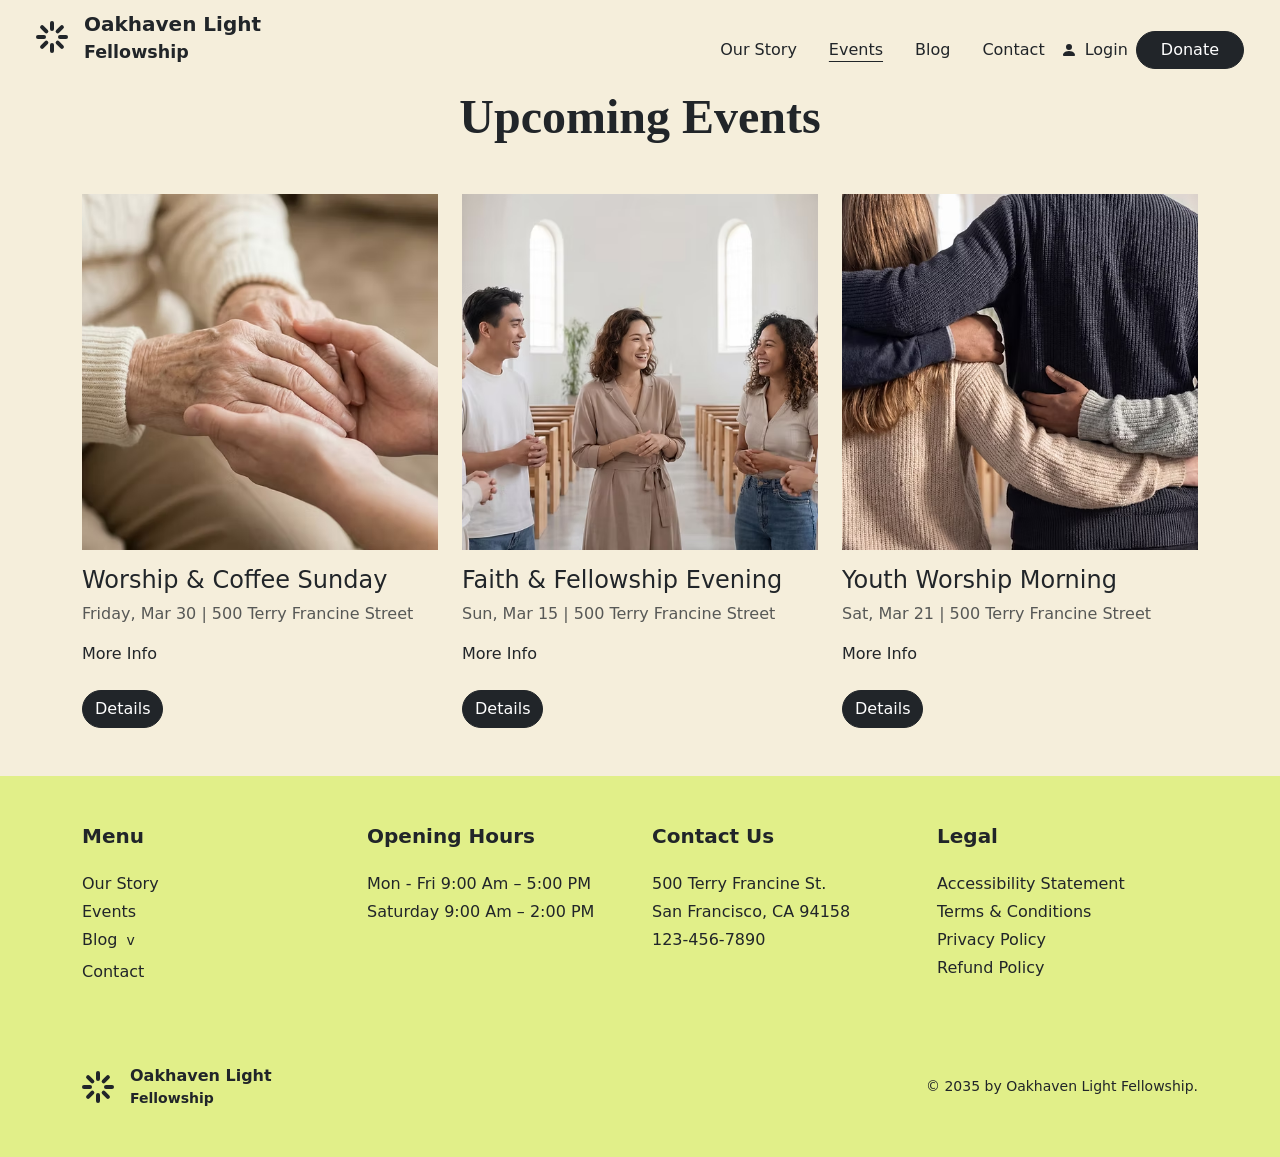
<file: events.html>
<!DOCTYPE html>
<html lang="en">

<head>
    <meta charset="UTF-8">
    <meta name="viewport" content="width=device-width, initial-scale=1.0">
    <title>events</title>
    <link href="https://cdn.jsdelivr.net/npm/bootstrap@5.0.2/dist/css/bootstrap.min.css" rel="stylesheet"
        integrity="sha384-EVSTQN3/azprG1Anm3QDgpJLIm9Nao0Yz1ztcQTwFspd3yD65VohhpuuCOmLASjC" crossorigin="anonymous">
    <link rel="stylesheet" href="./styleEvents.css">
    <link rel="stylesheet" href="./style.css">
</head>

<body style="background-color: #F5EEDB;">

    <!-- MAIN CONTAINER -->

    <div class="container-fluid px-3 px-md-5" id="story">

        <div class="position-relative">

            <nav class="navbar navbar-expand-lg fixed-top px-4 py-1" style="z-index: 10;">

                <div class="container-fluid">

                    <!-- LOGO -->
                    <a class="navbar-brand d-flex align-items-center text-dark text-decoration-none" href="#">
                        <svg class="bi spinner" viewBox="0 0 16 16" fill="none" xmlns="http://www.w3.org/2000/svg"
                            stroke="currentcolor" stroke-width="2" stroke-linecap="round"
                            style="width: 2rem; height: 2rem;">
                            <path d="M8 1V4" />
                            <path opacity="1" d="M3.05 3.05L5.17 5.17" />
                            <path opacity="1" d="M4 8L1 8" />
                            <path opacity="1" d="M5.17 10.83L3.05 12.95" />
                            <path opacity="1" d="M8 12V15" />
                            <path opacity="1" d="M10.83 10.83L12.95 12.95" />
                            <path opacity="1" d="M15 8L12 8" />
                            <path opacity="1" d="M12.95 3.05L10.83 5.17" />
                        </svg>
                        <span class="visually-hidden">Loading...</span></a>
                    <a class="navbar-brand fw-bold me-5 text-dark" href="./index.html">
                        Oakhaven Light
                        <small class="d-block">Fellowship</small>
                    </a>

                    <!-- TOGGLE BUTTON -->
                    <button class="navbar-toggler" type="button" data-bs-toggle="collapse" data-bs-target="#navbarList">

                        <span class="navbar-toggler-icon"></span>

                    </button>

                    <!-- NAVIGATION LINKS -->
                    <div class="collapse navbar-collapse" id="navbarList">

                        <ul class="navbar-nav ms-auto align-items-center">

                            <li class="nav-item">
                                <a class="nav-link px-3 text-dark" href="./ourstory.html">Our Story</a>
                            </li>

                            <li class="nav-item">
                                <a class="nav-link active px-3 text-dark" href="./events.html">Events</a>
                            </li>

                            <li class="nav-item">
                                <a class="nav-link px-3 text-dark" href="./blog.html">Blog</a>
                            </li>

                            <li class="nav-item">
                                <a class="nav-link px-3 text-dark" href="./contavt.html">Contact</a>
                            </li>


                            <!-- donate -->
                            <li><svg xmlns="http://www.w3.org/2000/svg" width="16" height="16" fill="currentColor"
                                    class="bi bi-person-fill" viewBox="0 0 16 16">
                                    <path d="M3 14s-1 0-1-1 1-4 6-4 6 3 6 4-1 1-1 1zm5-6a3 3 0 1 0 0-6 3 3 0 0 0 0 6" />
                                </svg></li>
                            <li>



                                <a href="./login.html" class="nav-link text-dark">
                                    Login
                                </a>

                            </li>

                            <li>
                                <a href="./donate.html" class="btn btn-dark rounded-pill px-4">
                                    Donate
                                </a>
                            </li>
                        </ul>
                    </div>
                </div>
            </nav>


            <section class="py-5" style="background-color: #F5EEDB;">
                <div class="container">

                    <h1 class="display-5 fw-semibold mb-5 text-center"
                        style="font-family: Georgia, 'Times New Roman', Times, serif; padding-top: 40px;">
                        Upcoming Events
                    </h1>

                    <div class="row g-4">

                        <!-- EVENT 1 -->
                        <div class="col-md-4">
                            <div class="event-card">

                                <div class="event-img-box">
                                    <img src="./page41.avif" class="event-img w-100" alt="Worship and Coffee">
                                </div>
                                <!-- MORE INFO SECTION - EVENT 1 -->

                                <div class="collapse mt-3" id="eventInfo1">

                                    <div class="position-relative text-center p-4"
                                        style="background-color: #E8DFCC; min-height: 300px;">

                                        Close button at top-right
                                        <button type="button" class="btn-close position-absolute top-0 end-0 m-3"
                                            data-bs-toggle="collapse" data-bs-target="#eventInfo1" aria-label="Close">
                                        </button>

                                        <!-- Event information -->
                                        <div class="pt-4">

                                            <h3 class="fw-bold mb-3">
                                                Worship & Coffee Sunday
                                            </h3>

                                            <p class="small mb-3">
                                                Mar 30, 2035, 7:00 PM – 11:00 PM <br>
                                                500 Terry Francine Street, 500 Terry Francine Street, San Francisco, CA
                                                94158, <br>USA
                                            </p>





                                        </div>

                                    </div>

                                </div>
                                <div class="pt-3 text-start">
                                    <h4>Worship & Coffee Sunday</h4>
                                    <p class="text-muted">Friday, Mar 30 | 500 Terry Francine Street</p>

                                    <a href="#eventInfo1" class="text-dark text-decoration-none"
                                        data-bs-toggle="collapse" data-bs-target="#eventInfo1" role="button">
                                        More Info
                                    </a>

                                    <div class="col-md-2 text-md-end mt-4">
                                        <a href="./details1.html"
                                            class="btn btn-dark rounded-pill detail-btn">Details</a>
                                    </div>
                                </div>

                            </div>
                        </div>

                        <!-- EVENT 2 -->
                        <div class="col-md-4">
                            <div class="event-card">

                                <div class="event-img-box">
                                    <img src="./page42.avif" class="event-img w-100" alt="Community Gathering">
                                </div>
                                <!-- MORE INFO - EVENT 2 -->

                                <div class="collapse mt-3" id="eventInfo2">

                                    <div class="position-relative text-center p-4"
                                        style="background-color: #E8DFCC; min-height: 300px;">

                                        <!-- Close Button -->
                                        <button type="button" class="btn-close position-absolute top-0 end-0 m-3"
                                            data-bs-toggle="collapse" data-bs-target="#eventInfo2" aria-label="Close">
                                        </button>

                                        <div class="pt-4">

                                            <h3 class="fw-bold mb-3">
                                                Faith & Fellowship Evening
                                            </h3>

                                            <p class="small mb-3">
                                                Mar 30, 2035, 7:00 PM – 11:00 PM <br>
                                                500 Terry Francine Street, 500 Terry Francine Street, San Francisco, CA
                                                94158, <br>USA
                                            </p>


                                        </div>

                                    </div>

                                </div>
                                <div class="pt-3 text-start">
                                    <h4>Faith & Fellowship Evening</h4>
                                    <p class="text-muted">Sun, Mar 15 | 500 Terry Francine Street</p>


                                    <a href="#eventInfo2" class="text-dark text-decoration-none"
                                        data-bs-toggle="collapse" role="button">
                                        More Info
                                    </a>
                                    <div class="col-md-2 text-md-end mt-4">
                                        <a href="./details2.html"
                                            class="btn btn-dark rounded-pill detail-btn">Details</a>
                                    </div>
                                </div>

                            </div>
                        </div>

                        <!-- EVENT 3 -->
                        <div class="col-md-4">
                            <div class="event-card">

                                <div class="event-img-box">
                                    <img src="./page43.avif" class="event-img w-100" alt="Youth Fellowship">
                                </div>
                                <!-- MORE INFO - EVENT 3 -->

                                <div class="collapse mt-3" id="eventInfo3">

                                    <div class="position-relative text-center p-4"
                                        style="background-color: #E8DFCC; min-height: 300px;">

                                        <!-- Close Button -->
                                        <button type="button" class="btn-close position-absolute top-0 end-0 m-3"
                                            data-bs-toggle="collapse" data-bs-target="#eventInfo3" aria-label="Close">
                                        </button>

                                        <div class="pt-4">

                                            <h3 class="fw-bold mb-3">
                                                Youth Worship Morning
                                            </h3>

                                            <p class="small mb-3">
                                                Mar 30, 2035, 7:00 PM – 11:00 PM <br>
                                                500 Terry Francine Street, 500 Terry Francine Street, San Francisco, CA
                                                94158, <br>USA
                                            </p>


                                        </div>

                                    </div>

                                </div>
                                <div class="pt-3 text-start">
                                    <h4>Youth Worship Morning</h4>
                                    <p class="text-muted">Sat, Mar 21 | 500 Terry Francine Street</p>

                                    <a href="#eventInfo3" class="text-dark text-decoration-none more-info"
                                        data-bs-toggle="collapse" role="button">
                                        More Info
                                    </a>
                                    <div class="col-md-2 text-md-end mt-4">
                                        <a href="./details3.html"
                                            class="btn btn-dark rounded-pill detail-btn">Details</a>
                                    </div>
                                </div>

                            </div>
                        </div>

                    </div>





                </div>
            </section>
            <!-- footer section -->
        </div>
    </div>
    <footer class="py-5" style="background-color: #e1ef89;">

        <div class="container">

            <!-- FIRST ROW: FOUR COLUMNS -->
            <div class="row g-4 pb-5">

                <!-- MENU -->
                <div class="col-6 col-md-3 text-start">
                    <h5 class="fw-bold mb-4">Menu</h5>

                    <ul class="list-unstyled line-under">
                        <li class="mb-1">
                            <a href="./ourstory.html" class="text-dark text-decoration-none">
                                Our Story
                            </a>
                        </li>

                        <li class="mb-1">
                            <a href="./events.html" class="text-dark text-decoration-none">
                                Events
                            </a>
                        </li>

                        <li class="mb-2 list-unstyled">

                            <div class="d-flex align-items-center">

                                <a href="./blog.html" class="text-dark text-decoration-none">
                                    Blog
                                </a>

                                <button class="btn btn-sm p-0 ms-2 text-dark" type="button" data-bs-toggle="collapse"
                                    data-bs-target="#blogMenu" aria-expanded="false" aria-controls="blogMenu">

                                    <span>v</span>

                                </button>

                            </div>

                            <!-- Hidden Blog Options -->
                            <ul class="collapse list-unstyled ms-3 mt-2" id="blogMenu">

                                <li class="mb-2">
                                    <a href="./index.html" class="text-dark text-decoration-underline">
                                        All Posts
                                    </a>
                                </li>

                                <li class="mb-2">
                                    <a href="./index.html" class="text-dark text-decoration-underline">
                                        Content Creation
                                    </a>
                                </li>

                                <li class="mb-2">
                                    <a href="./index.html" class="text-dark text-decoration-underline">
                                        Marketing
                                    </a>
                                </li>

                            </ul>

                        </li>

                        </li>

                        <li class="mb-1">
                            <a href="./contavt.html" class="text-dark text-decoration-none">
                                Contact
                            </a>
                        </li>
                    </ul>
                </div>


                <!-- OPENING HOURS -->
                <div class="col-6 col-md-3 text-start">
                    <h5 class="fw-bold mb-4">Opening Hours</h5>

                    <ul class="list-unstyled">
                        <li class="mb-1">
                            Mon - Fri 9:00 Am – 5:00 PM

                        </li>

                        <li class="mb-1">
                            Saturday 9:00 Am – 2:00 PM
                        </li>


                    </ul>
                </div>


                <!-- CONTACT US -->
                <div class="col-6 col-md-3 text-start">
                    <h5 class="fw-bold mb-4">Contact Us</h5>

                    <ul class="list-unstyled">
                        <li class="mb-1">
                            500 Terry Francine St.

                        </li>

                        <li class="mb-1">
                            San Francisco, CA 94158


                        </li>

                        <li class="mb-1">

                            123-456-7890
                        </li>
                    </ul>
                </div>


                <!-- BLOG -->
                <div class="col-6 col-md-3 text-start">
                    <h5 class="fw-bold mb-4">Legal</h5>

                    <ul class="list-unstyled">
                        <li class="mb-1">
                            <a href="./accessibility.html" class="text-dark text-decoration-none">
                                Accessibility Statement
                            </a>
                        </li>

                        <li class="mb-1">
                            <a href="./terms.html" class="text-dark text-decoration-none">
                                Terms & Conditions
                            </a>
                        </li>

                        <li class="mb-1">
                            <a href="./login.html" class="text-dark text-decoration-none">
                                Privacy Policy
                            </a>
                        </li>
                        <li class="mb-1">
                            <a href="./refund.html" class="text-dark text-decoration-none">
                                Refund Policy
                            </a>
                        </li>
                    </ul>
                </div>

            </div>





            <!-- SECOND ROW: LOGO AND COPYRIGHT -->
            <div class="row align-items-center pt-3">

                <!-- LOGO AND HEADING LEFT SIDE -->
                <div class="col-md-6 d-flex align-items-center gap-3">

                    <a class="navbar-brand d-flex align-items-center text-dark text-decoration-none" href="#">
                        <svg class="bi spinner" viewBox="0 0 16 16" fill="none" xmlns="http://www.w3.org/2000/svg"
                            stroke="currentcolor" stroke-width="2" stroke-linecap="round"
                            style="width: 2rem; height: 2rem;">
                            <path d="M8 1V4" />
                            <path opacity="1" d="M3.05 3.05L5.17 5.17" />
                            <path opacity="1" d="M4 8L1 8" />
                            <path opacity="1" d="M5.17 10.83L3.05 12.95" />
                            <path opacity="1" d="M8 12V15" />
                            <path opacity="1" d="M10.83 10.83L12.95 12.95" />
                            <path opacity="1" d="M15 8L12 8" />
                            <path opacity="1" d="M12.95 3.05L10.83 5.17" />
                        </svg>
                        <span class="visually-hidden">Loading...</span>
                        <a class="navbar-brand fw-bold me-5 text-dark" href="./index.html">
                            Oakhaven Light
                            <small class="d-block">Fellowship</small>
                        </a>

                </div>


                <!-- COPYRIGHT RIGHT SIDE -->
                <div class="col-md-6 text-md-end text-start mt-3 mt-md-0">

                    <p class="small mb-0">
                        © 2035 by Oakhaven Light Fellowship.
                    </p>

                </div>

            </div>
        </div>



    </footer>
    <script src="https://cdn.jsdelivr.net/npm/bootstrap@5.0.2/dist/js/bootstrap.bundle.min.js"
        integrity="sha384-MrcW6ZMFYlzcLA8Nl+NtUVF0sA7MsXsP1UyJoMp4YLEuNSfAP+JcXn/tWtIaxVXM"
        crossorigin="anonymous"></script>
</body>

</html>
</file>
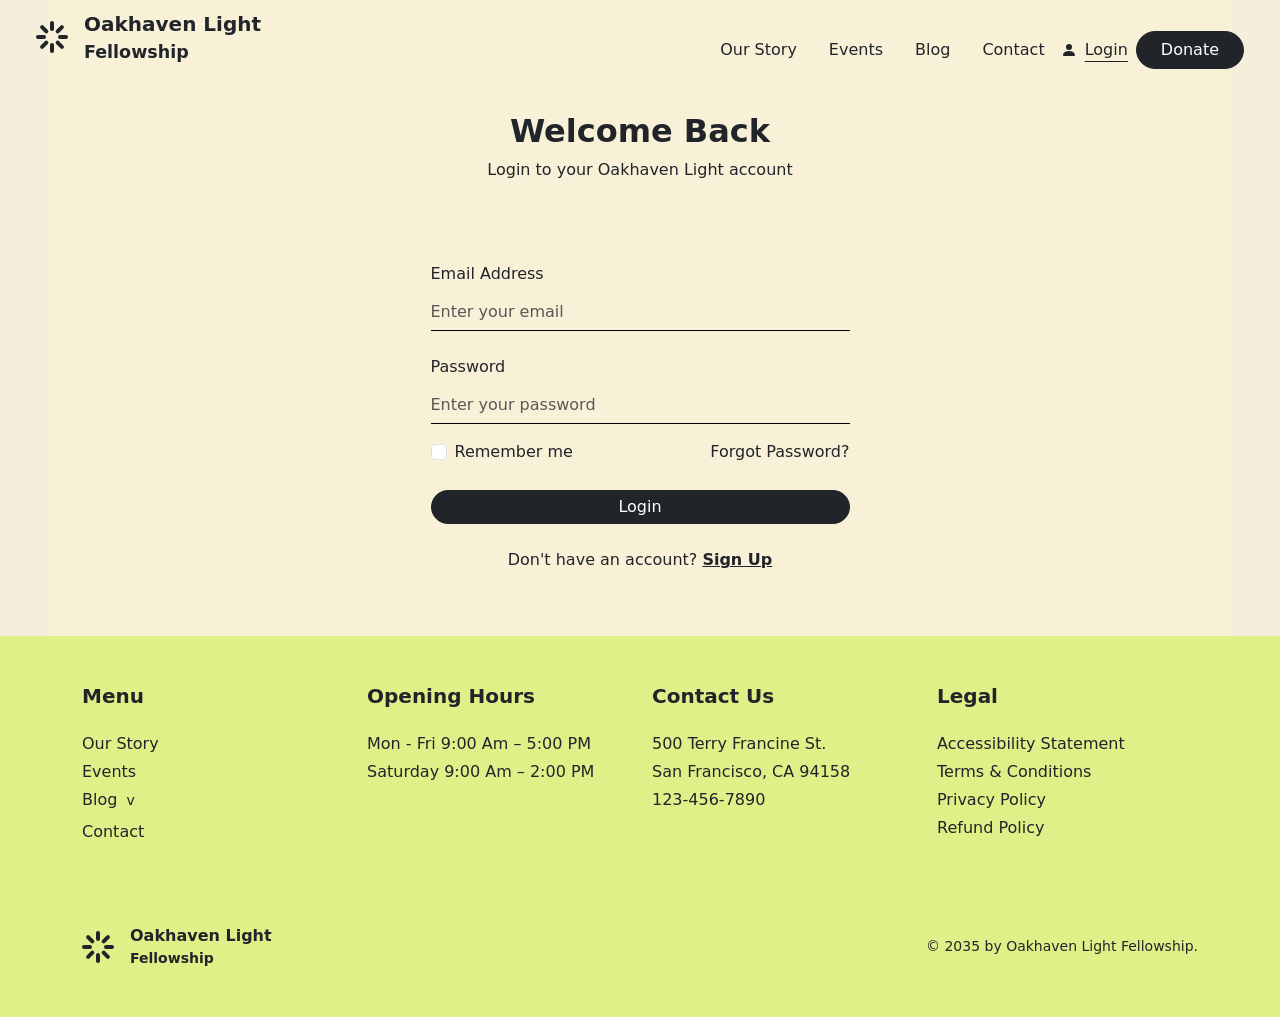
<file: login.html>
<!DOCTYPE html>
<html lang="en">

<head>
    <meta charset="UTF-8">
    <meta name="viewport" content="width=device-width, initial-scale=1.0">
    <title>login</title>
    <link href="https://cdn.jsdelivr.net/npm/bootstrap@5.0.2/dist/css/bootstrap.min.css" rel="stylesheet"
        integrity="sha384-EVSTQN3/azprG1Anm3QDgpJLIm9Nao0Yz1ztcQTwFspd3yD65VohhpuuCOmLASjC" crossorigin="anonymous">
    <link rel="stylesheet" href="./styleEvents.css">
    <link rel="stylesheet" href="./style.css">
</head>

<body style="background-color: #F5EEDB;">

    <!-- MAIN CONTAINER -->

    <div class="container-fluid px-3 px-md-5" id="story">

        <div class="position-relative">

            <nav class="navbar navbar-expand-lg fixed-top px-4 py-1" style="z-index: 10;">

                <div class="container-fluid">

                    <!-- LOGO -->
                    <a class="navbar-brand d-flex align-items-center text-dark text-decoration-none" href="#">
                        <svg class="bi spinner" viewBox="0 0 16 16" fill="none" xmlns="http://www.w3.org/2000/svg"
                            stroke="currentcolor" stroke-width="2" stroke-linecap="round"
                            style="width: 2rem; height: 2rem;">
                            <path d="M8 1V4" />
                            <path opacity="1" d="M3.05 3.05L5.17 5.17" />
                            <path opacity="1" d="M4 8L1 8" />
                            <path opacity="1" d="M5.17 10.83L3.05 12.95" />
                            <path opacity="1" d="M8 12V15" />
                            <path opacity="1" d="M10.83 10.83L12.95 12.95" />
                            <path opacity="1" d="M15 8L12 8" />
                            <path opacity="1" d="M12.95 3.05L10.83 5.17" />
                        </svg>
                        <span class="visually-hidden">Loading...</span></a>
                    <a class="navbar-brand fw-bold me-5 text-dark" href="./index.html">
                        Oakhaven Light
                        <small class="d-block">Fellowship</small>
                    </a>

                    <!-- TOGGLE BUTTON -->
                    <button class="navbar-toggler" type="button" data-bs-toggle="collapse" data-bs-target="#navbarList">

                        <span class="navbar-toggler-icon"></span>

                    </button>

                    <!-- NAVIGATION LINKS -->
                    <div class="collapse navbar-collapse" id="navbarList">

                        <ul class="navbar-nav ms-auto align-items-center">

                            <li class="nav-item">
                                <a class="nav-link px-3 text-dark" href="./ourstory.html">Our Story</a>
                            </li>

                            <li class="nav-item">
                                <a class="nav-link px-3 text-dark" href="./events.html">Events</a>
                            </li>

                            <li class="nav-item">
                                <a class="nav-link px-3 text-dark" href="./blog.html">Blog</a>
                            </li>

                            <li class="nav-item">
                                <a class="nav-link px-3 text-dark" href="./contavt.html">Contact</a>
                            </li>


                            <li><svg xmlns="http://www.w3.org/2000/svg" width="16" height="16" fill="currentColor"
                                    class="bi bi-person-fill" viewBox="0 0 16 16">
                                    <path d="M3 14s-1 0-1-1 1-4 6-4 6 3 6 4-1 1-1 1zm5-6a3 3 0 1 0 0-6 3 3 0 0 0 0 6" />
                                </svg></li>
                            <li>



                                <a href="./login.html" class="nav-link active text-dark">
                                    Login
                                </a>

                            </li>

                            <li>
                                <a href="./donate.html" class="btn btn-dark rounded-pill px-4">
                                    Donate
                                </a>
                            </li>
                        </ul>
                    </div>

                </div>
        </div>
        </nav>
        <section class="py-3" style="background-color: #f9f0d8;">
            <div class="container">

                <div class="row justify-content-center">
                    <div class="col-md-6 col-lg-5">

                        <div class="p-3 py-5">

                            <div class="text-center mb-3 py-5">
                                <h2 class="fw-bold">Welcome Back</h2>
                                <p>Login to your Oakhaven Light account</p>
                            </div>

                            <form>

                                <!-- Email -->
                                <div class="mb-4">
                                    <label class="form-label">Email Address</label>
                                    <input type="email" class="form-control login-input" placeholder="Enter your email">
                                </div>

                                <!-- Password -->
                                <div class="mb-3">
                                    <label class="form-label">Password</label>
                                    <input type="password" class="form-control login-input"
                                        placeholder="Enter your password">
                                </div>

                                <!-- Remember and Forgot -->
                                <div class="d-flex justify-content-between mb-4">
                                    <div class="form-check">
                                        <input class="form-check-input" type="checkbox" id="remember">
                                        <label class="form-check-label" for="remember">
                                            Remember me
                                        </label>
                                    </div>

                                    <a href="#" class="text-dark text-decoration-none">
                                        Forgot Password?
                                    </a>
                                </div>

                                <!-- Login Button -->
                                <button type="submit" class="btn btn-dark rounded-pill w-100 py-1">
                                    Login
                                </button>

                                <!-- Register -->
                                <p class="text-center mt-4 mb-0">
                                    Don't have an account?
                                    <a href="#" class="text-dark fw-bold">
                                        Sign Up
                                    </a>
                                </p>

                            </form>

                        </div>

                    </div>
                </div>
            </div>
    </div>
    </section>
    <!-- footer section -->

    <footer class="py-5" style="background-color: #e1ef89;">

        <div class="container">

            <!-- FIRST ROW: FOUR COLUMNS -->
            <div class="row g-4 pb-5">

                <!-- MENU -->
                <div class="col-6 col-md-3 text-start">
                    <h5 class="fw-bold mb-4">Menu</h5>

                    <ul class="list-unstyled line-under">
                        <li class="mb-1">
                            <a href="./ourstory.html" class="text-dark text-decoration-none">
                                Our Story
                            </a>
                        </li>

                        <li class="mb-1">
                            <a href="./events.html" class="text-dark text-decoration-none">
                                Events
                            </a>
                        </li>

                        <li class="mb-2 list-unstyled">

                            <div class="d-flex align-items-center">

                                <a href="./blog.html" class="text-dark text-decoration-none">
                                    Blog
                                </a>

                                <button class="btn btn-sm p-0 ms-2 text-dark" type="button" data-bs-toggle="collapse"
                                    data-bs-target="#blogMenu" aria-expanded="false" aria-controls="blogMenu">

                                    <span>v</span>

                                </button>

                            </div>

                            <!-- Hidden Blog Options -->
                            <ul class="collapse list-unstyled ms-3 mt-2" id="blogMenu">

                                <li class="mb-2">
                                    <a href="./index.html" class="text-dark text-decoration-underline">
                                        All Posts
                                    </a>
                                </li>

                                <li class="mb-2">
                                    <a href="./index.html" class="text-dark text-decoration-underline">
                                        Content Creation
                                    </a>
                                </li>

                                <li class="mb-2">
                                    <a href="./index.html" class="text-dark text-decoration-underline">
                                        Marketing
                                    </a>
                                </li>

                            </ul>

                        </li>

                        </li>

                        <li class="mb-1">
                            <a href="./index.html" class="text-dark text-decoration-none">
                                Contact
                            </a>
                        </li>
                    </ul>
                </div>


                <!-- OPENING HOURS -->
                <div class="col-6 col-md-3 text-start">
                    <h5 class="fw-bold mb-4">Opening Hours</h5>

                    <ul class="list-unstyled">
                        <li class="mb-1">
                            Mon - Fri 9:00 Am – 5:00 PM

                        </li>

                        <li class="mb-1">
                            Saturday 9:00 Am – 2:00 PM
                        </li>


                    </ul>
                </div>


                <!-- CONTACT US -->
                <div class="col-6 col-md-3 text-start">
                    <h5 class="fw-bold mb-4">Contact Us</h5>

                    <ul class="list-unstyled">
                        <li class="mb-1">
                            500 Terry Francine St.

                        </li>

                        <li class="mb-1">
                            San Francisco, CA 94158


                        </li>

                        <li class="mb-1">

                            123-456-7890
                        </li>
                    </ul>
                </div>


                <!-- BLOG -->
                <div class="col-6 col-md-3 text-start">
                    <h5 class="fw-bold mb-4">Legal</h5>

                    <ul class="list-unstyled">
                        <li class="mb-1">
                            <a href="./accessibility.html" class="text-dark text-decoration-none">
                                Accessibility Statement
                            </a>
                        </li>

                        <li class="mb-1">
                            <a href="./terms.html" class="text-dark text-decoration-none">
                                Terms & Conditions
                            </a>
                        </li>

                        <li class="mb-1">
                            <a href="./login.html" class="text-dark text-decoration-none">
                                Privacy Policy
                            </a>
                        </li>
                        <li class="mb-1">
                            <a href="./refund.html" class="text-dark text-decoration-none">
                                Refund Policy
                            </a>
                        </li>
                    </ul>
                </div>

            </div>





            <!-- SECOND ROW: LOGO AND COPYRIGHT -->
            <div class="row align-items-center pt-3">

                <!-- LOGO AND HEADING LEFT SIDE -->
                <div class="col-md-6 d-flex align-items-center gap-3">

                    <a class="navbar-brand d-flex align-items-center text-dark text-decoration-none" href="#">
                        <svg class="bi spinner" viewBox="0 0 16 16" fill="none" xmlns="http://www.w3.org/2000/svg"
                            stroke="currentcolor" stroke-width="2" stroke-linecap="round"
                            style="width: 2rem; height: 2rem;">
                            <path d="M8 1V4" />
                            <path opacity="1" d="M3.05 3.05L5.17 5.17" />
                            <path opacity="1" d="M4 8L1 8" />
                            <path opacity="1" d="M5.17 10.83L3.05 12.95" />
                            <path opacity="1" d="M8 12V15" />
                            <path opacity="1" d="M10.83 10.83L12.95 12.95" />
                            <path opacity="1" d="M15 8L12 8" />
                            <path opacity="1" d="M12.95 3.05L10.83 5.17" />
                        </svg>
                        <span class="visually-hidden">Loading...</span>
                        <a class="navbar-brand fw-bold me-5 text-dark" href="./index.html">
                            Oakhaven Light
                            <small class="d-block">Fellowship</small>
                        </a>

                </div>


                <!-- COPYRIGHT RIGHT SIDE -->
                <div class="col-md-6 text-md-end text-start mt-3 mt-md-0">

                    <p class="small mb-0">
                        © 2035 by Oakhaven Light Fellowship.
                    </p>

                </div>

            </div>

        </div>

    </footer>
    <script src="https://cdn.jsdelivr.net/npm/bootstrap@5.0.2/dist/js/bootstrap.bundle.min.js"
        integrity="sha384-MrcW6ZMFYlzcLA8Nl+NtUVF0sA7MsXsP1UyJoMp4YLEuNSfAP+JcXn/tWtIaxVXM"
        crossorigin="anonymous"></script>
</body>

</html>
</file>
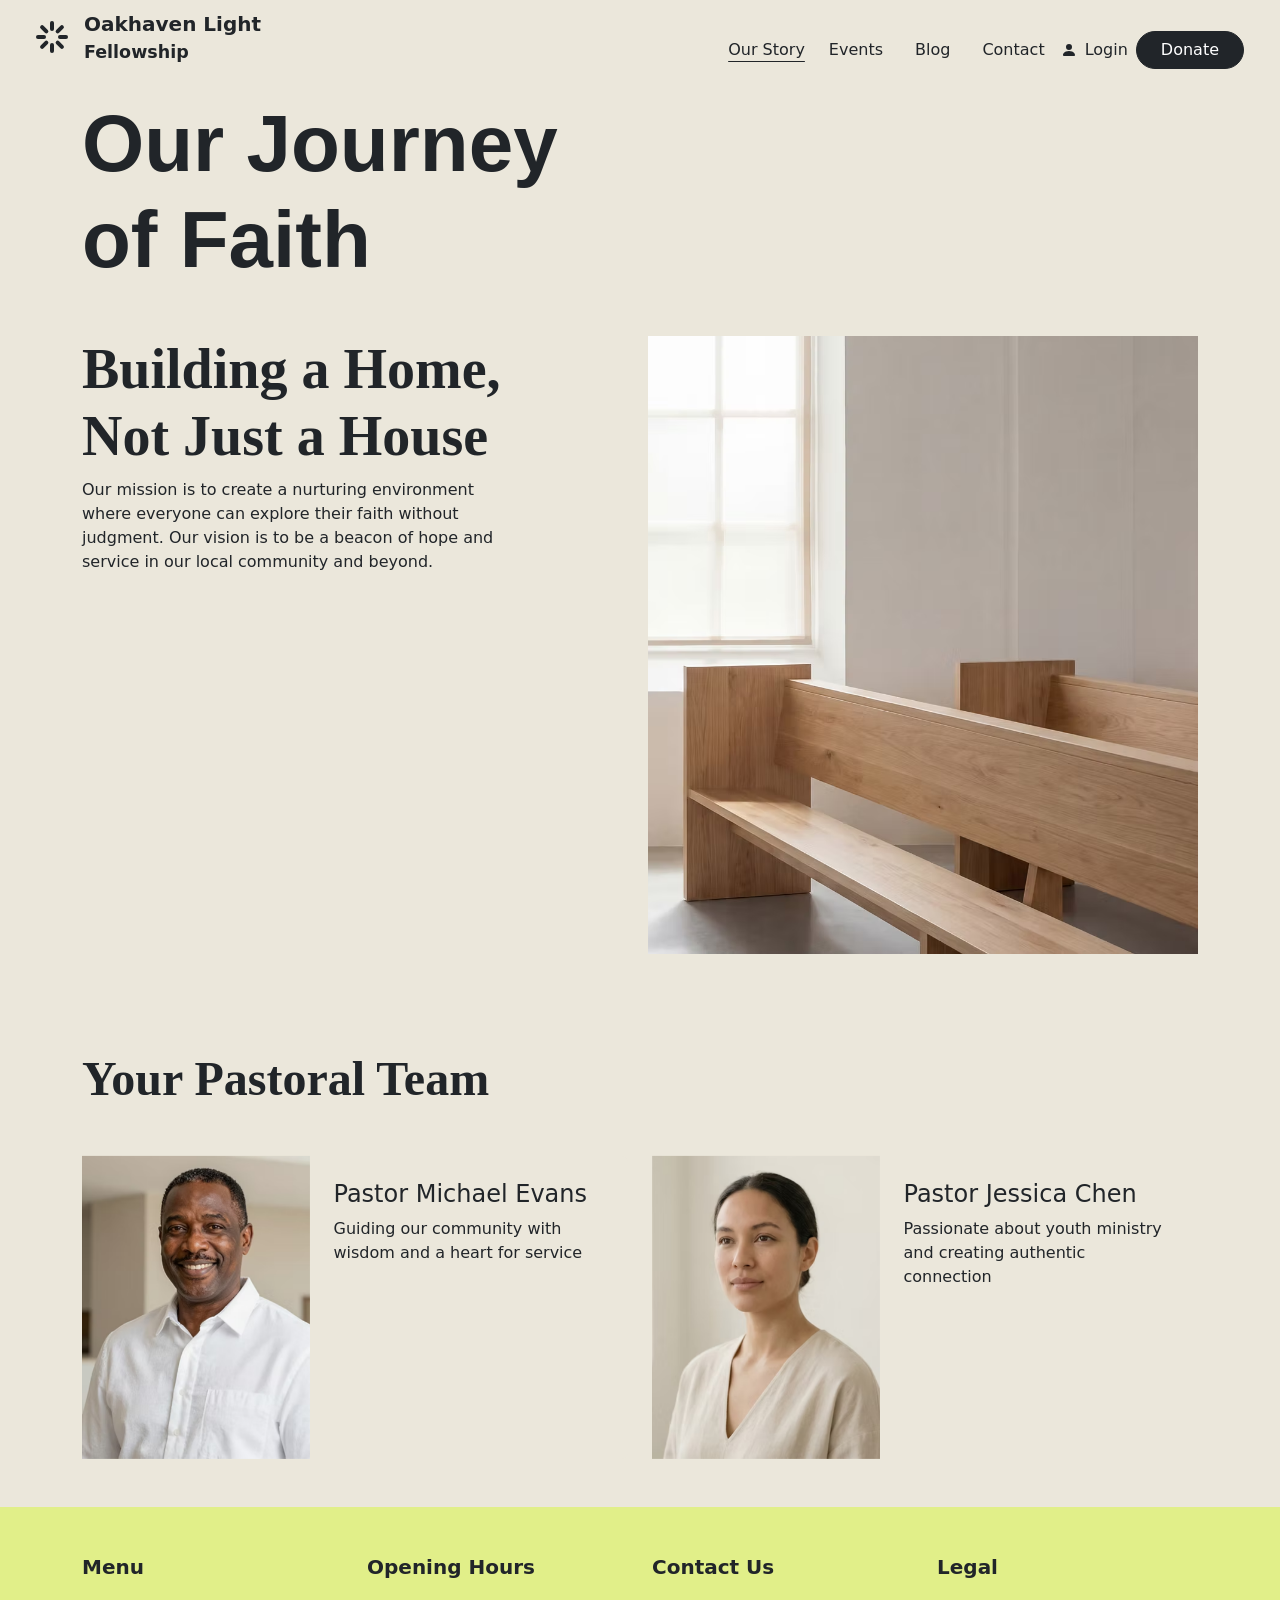
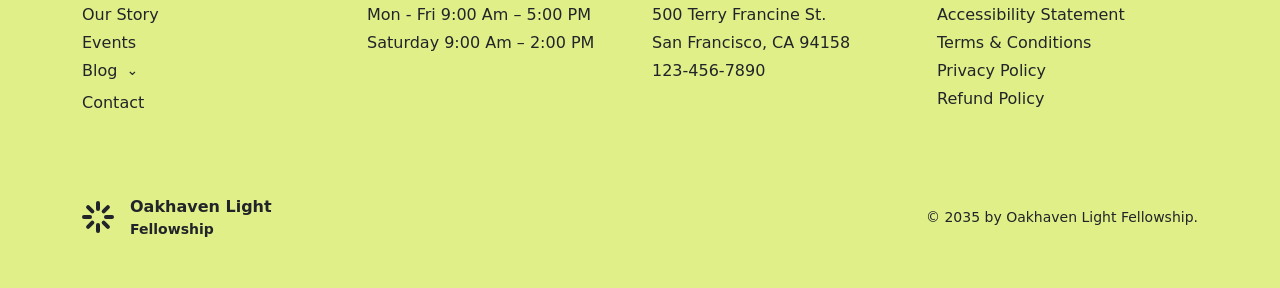
<file: ourstory.html>
<!DOCTYPE html>
<html lang="en">

<head>
    <meta charset="UTF-8">
    <meta name="viewport" content="width=device-width, initial-scale=1.0">
    <title>ourstory</title>
    <link href="https://cdn.jsdelivr.net/npm/bootstrap@5.0.2/dist/css/bootstrap.min.css" rel="stylesheet"
        integrity="sha384-EVSTQN3/azprG1Anm3QDgpJLIm9Nao0Yz1ztcQTwFspd3yD65VohhpuuCOmLASjC" crossorigin="anonymous">
    <link rel="stylesheet" href="./style1.css">
    <link rel="stylesheet" href="./style.css">
</head>

<body style="background-color: #ebe7db;">

    <!-- MAIN CONTAINER -->

    <div class="container-fluid px-3 px-md-5" id="story">

        <div class="position-relative">

            <nav class="navbar navbar-expand-lg fixed-top px-4 py-1" style="z-index: 10;">

                <div class="container-fluid">

                    <!-- LOGO -->
                    <a class="navbar-brand d-flex align-items-center text-dark text-decoration-none" href="#">
                        <svg class="bi spinner" viewBox="0 0 16 16" fill="none" xmlns="http://www.w3.org/2000/svg"
                            stroke="currentcolor" stroke-width="2" stroke-linecap="round"
                            style="width: 2rem; height: 2rem;">
                            <path d="M8 1V4" />
                            <path opacity="1" d="M3.05 3.05L5.17 5.17" />
                            <path opacity="1" d="M4 8L1 8" />
                            <path opacity="1" d="M5.17 10.83L3.05 12.95" />
                            <path opacity="1" d="M8 12V15" />
                            <path opacity="1" d="M10.83 10.83L12.95 12.95" />
                            <path opacity="1" d="M15 8L12 8" />
                            <path opacity="1" d="M12.95 3.05L10.83 5.17" />
                        </svg>
                        <span class="visually-hidden">Loading...</span></a>
                    <a class="navbar-brand fw-bold me-5 text-dark" href="./index.html">
                        Oakhaven Light
                        <small class="d-block">Fellowship</small>
                    </a>

                    <!-- TOGGLE BUTTON -->
                    <button class="navbar-toggler" type="button" data-bs-toggle="collapse" data-bs-target="#navbarList">

                        <span class="navbar-toggler-icon"></span>

                    </button>

                    <!-- NAVIGATION LINKS -->
                    <div class="collapse navbar-collapse" id="navbarList">

                        <ul class="navbar-nav ms-auto align-items-center">

                            <li class="nav-item">
                                <a class="nav-link active text-dark" href="./ourstory.html">Our Story</a>
                            </li>

                            <li class="nav-item">
                                <a class="nav-link px-3 text-dark" href="./events.html">Events</a>
                            </li>

                            <li class="nav-item">
                                <a class="nav-link px-3 text-dark" href="./blog.html">Blog</a>
                            </li>

                            <li class="nav-item">
                                <a class="nav-link px-3 text-dark" href="./contavt.html">Contact</a>
                            </li>



                            <li><svg xmlns="http://www.w3.org/2000/svg" width="16" height="16" fill="currentColor"
                                    class="bi bi-person-fill" viewBox="0 0 16 16">
                                    <path d="M3 14s-1 0-1-1 1-4 6-4 6 3 6 4-1 1-1 1zm5-6a3 3 0 1 0 0-6 3 3 0 0 0 0 6" />
                                </svg></li>
                            <li>



                                <a href="#" class="nav-link text-dark">
                                    Login
                                </a>

                            </li>

                            <li>
                                <a href="#" class="btn btn-dark rounded-pill px-4">
                                    Donate
                                </a>
                            </li>
                        </ul>
                    </div>
                </div>
            </nav>
        </div>
        <!-- second section -->

        <section class="py-5">

            <div class="container">

                <!-- Main Heading -->

                <div class="my-5" style="font-family: Arial, Helvetica, sans-serif;">
                    <h1 class="display-1 fw-semibold">
                        Our Journey<br>
                        of Faith
                    </h1>
                </div>

                <!-- Two Columns -->
                <div class="row align-items-start g-3">

                    <!-- First Column: Text -->
                    <div class="col-md-6">

                        <h3 class="display-4 fw-semibold heading-appear"
                            style="font-family: Georgia, 'Times New Roman', Times, serif;">
                            Building a Home,<br>
                            Not Just a House
                        </h3>

                        <p>
                            Our mission is to create a nurturing environment <br>where everyone can explore their faith
                            without <br>judgment. Our vision is to be a beacon of hope and <br>service in our local
                            community and beyond.
                        </p>

                    </div>

                    <!-- Second Column: Image -->
                    <div class="col-md-6">

                        <img src="./ourstory 1.avif" class="img-fluid w-100" alt="Our Journey of Faith">

                    </div>

                </div>

            </div>

        </section>

        <!-- third section -->

        <section class="py-5">

            <div class="container">

                <!-- Section Heading -->
                <div class="text-start mb-5" style="font-family: Georgia, 'Times New Roman', Times, serif;">
                    <h1 class="display-5 fw-semibold pastoral-heading">
                        Your Pastoral Team
                    </h1>
                </div>

                <!-- Two Pastor Cards -->
                <div class="row g-4">

                    <!-- Pastor Michael Evans -->
                    <div class="col-lg-6">

                        <div class="card border-0 h-100" style="background-color: #ebe7db;">

                            <div class="row g-0 align-items-start h-100">

                                <!-- Image Left -->
                                <div class="col-5">
                                    <img src="./pastor1.avif" class="img-fluid w-100 h-100 pastor-image"
                                        style="object-fit: cover; min-height: 250px;" alt="Pastor Michael Evans">
                                </div>

                                <!-- Text Right -->
                                <div class="col-7">
                                    <div class="card-body p-3 p-md-4">

                                        <h4>
                                            Pastor Michael Evans
                                        </h4>

                                        <p class="mb-0">
                                            Guiding our community with wisdom and a heart for service
                                        </p>

                                    </div>
                                </div>

                            </div>
                        </div>

                    </div>


                    <!-- Pastor Jessica Chen -->
                    <div class="col-lg-6">

                        <div class="card border-0 h-100" style="background-color: #ebe7db;">

                            <div class="row g-0 align-items-start h-100">

                                <!-- Image Left -->
                                <div class="col-5">
                                    <img src="./pastor2.avif" class="img-fluid w-100 h-100 pastor-image"
                                        style="object-fit: cover; min-height: 250px;" alt="Pastor Jessica Chen">
                                </div>

                                <!-- Text Right -->
                                <div class="col-7">
                                    <div class="card-body p-3 p-md-4">

                                        <h4>
                                            Pastor Jessica Chen
                                        </h4>

                                        <p class="mb-0">
                                            Passionate about youth ministry and creating authentic connection
                                        </p>

                                    </div>
                                </div>

                            </div>
                        </div>

                    </div>

                </div>

            </div>

        </section>
    </div>
    <!-- footer section -->

    <footer class="py-5" style="background-color: #e1ef89;">

        <div class="container">

            <!-- FIRST ROW: FOUR COLUMNS -->
            <div class="row g-4 pb-5">

                <!-- MENU -->
                <div class="col-6 col-md-3 text-start">
                    <h5 class="fw-bold mb-4">Menu</h5>

                    <ul class="list-unstyled line-under">
                        <li class="mb-1">
                            <a href="./ourstory.html" class="text-dark text-decoration-none">
                                Our Story
                            </a>
                        </li>

                        <li class="mb-1">
                            <a href="./events.html" class="text-dark text-decoration-none">
                                Events
                            </a>
                        </li>

                        <li class="mb-2 list-unstyled">

                            <div class="d-flex align-items-center">

                                <a href="./blog.html" class="text-dark text-decoration-none">
                                    Blog
                                </a>

                                <button class="btn btn-sm p-0 ms-2 text-dark" type="button" data-bs-toggle="collapse"
                                    data-bs-target="#blogMenu" aria-expanded="false" aria-controls="blogMenu">

                                    <span>⌄</span>

                                </button>

                            </div>

                            <!-- Hidden Blog Options -->
                            <ul class="collapse list-unstyled ms-3 mt-2" id="blogMenu">

                                <li class="mb-2">
                                    <a href="./index.html" class="text-dark text-decoration-underline">
                                        All Posts
                                    </a>
                                </li>

                                <li class="mb-2">
                                    <a href="./index.html" class="text-dark text-decoration-underline">
                                        Content Creation
                                    </a>
                                </li>

                                <li class="mb-2">
                                    <a href="./index.html" class="text-dark text-decoration-underline">
                                        Marketing
                                    </a>
                                </li>

                            </ul>

                        </li>

                        </li>

                        <li class="mb-1">
                            <a href="./contavt.html" class="text-dark text-decoration-none">
                                Contact
                            </a>
                        </li>
                    </ul>
                </div>


                <!-- OPENING HOURS -->
                <div class="col-6 col-md-3 text-start">
                    <h5 class="fw-bold mb-4">Opening Hours</h5>

                    <ul class="list-unstyled">
                        <li class="mb-1">
                            Mon - Fri 9:00 Am – 5:00 PM

                        </li>

                        <li class="mb-1">
                            Saturday 9:00 Am – 2:00 PM
                        </li>


                    </ul>
                </div>


                <!-- CONTACT US -->
                <div class="col-6 col-md-3 text-start">
                    <h5 class="fw-bold mb-4">Contact Us</h5>

                    <ul class="list-unstyled">
                        <li class="mb-1">
                            500 Terry Francine St.

                        </li>

                        <li class="mb-1">
                            San Francisco, CA 94158


                        </li>

                        <li class="mb-1">

                            123-456-7890
                        </li>
                    </ul>
                </div>


                <!-- BLOG -->
                <div class="col-6 col-md-3 text-start">
                    <h5 class="fw-bold mb-4">Legal</h5>

                    <ul class="list-unstyled">
                        <li class="mb-1">
                            <a href="./accessibility.html" class="text-dark text-decoration-none">
                                Accessibility Statement
                            </a>
                        </li>

                        <li class="mb-1">
                            <a href="./terms.html" class="text-dark text-decoration-none">
                                Terms & Conditions
                            </a>
                        </li>

                        <li class="mb-1">
                            <a href="./login.html" class="text-dark text-decoration-none">
                                Privacy Policy
                            </a>
                        </li>
                        <li class="mb-1">
                            <a href="./refund.html" class="text-dark text-decoration-none">
                                Refund Policy
                            </a>
                        </li>
                    </ul>
                </div>

            </div>





            <!-- SECOND ROW: LOGO AND COPYRIGHT -->
            <div class="row align-items-center pt-3">

                <!-- LOGO AND HEADING LEFT SIDE -->
                <div class="col-md-6 d-flex align-items-center gap-3">

                    <a class="navbar-brand d-flex align-items-center text-dark text-decoration-none" href="#">
                        <svg class="bi spinner" viewBox="0 0 16 16" fill="none" xmlns="http://www.w3.org/2000/svg"
                            stroke="currentcolor" stroke-width="2" stroke-linecap="round"
                            style="width: 2rem; height: 2rem;">
                            <path d="M8 1V4" />
                            <path opacity="1" d="M3.05 3.05L5.17 5.17" />
                            <path opacity="1" d="M4 8L1 8" />
                            <path opacity="1" d="M5.17 10.83L3.05 12.95" />
                            <path opacity="1" d="M8 12V15" />
                            <path opacity="1" d="M10.83 10.83L12.95 12.95" />
                            <path opacity="1" d="M15 8L12 8" />
                            <path opacity="1" d="M12.95 3.05L10.83 5.17" />
                        </svg>
                        <span class="visually-hidden">Loading...</span>
                        <a class="navbar-brand fw-bold me-5 text-dark" href="./index.html">
                            Oakhaven Light
                            <small class="d-block">Fellowship</small>
                        </a>

                </div>


                <!-- COPYRIGHT RIGHT SIDE -->
                <div class="col-md-6 text-md-end text-start mt-3 mt-md-0">

                    <p class="small mb-0">
                        © 2035 by Oakhaven Light Fellowship.
                    </p>

                </div>

            </div>

        </div>

    </footer>
    <script src="https://cdn.jsdelivr.net/npm/bootstrap@5.0.2/dist/js/bootstrap.bundle.min.js"
        integrity="sha384-MrcW6ZMFYlzcLA8Nl+NtUVF0sA7MsXsP1UyJoMp4YLEuNSfAP+JcXn/tWtIaxVXM"
        crossorigin="anonymous"></script>
</body>

</html>
</file>
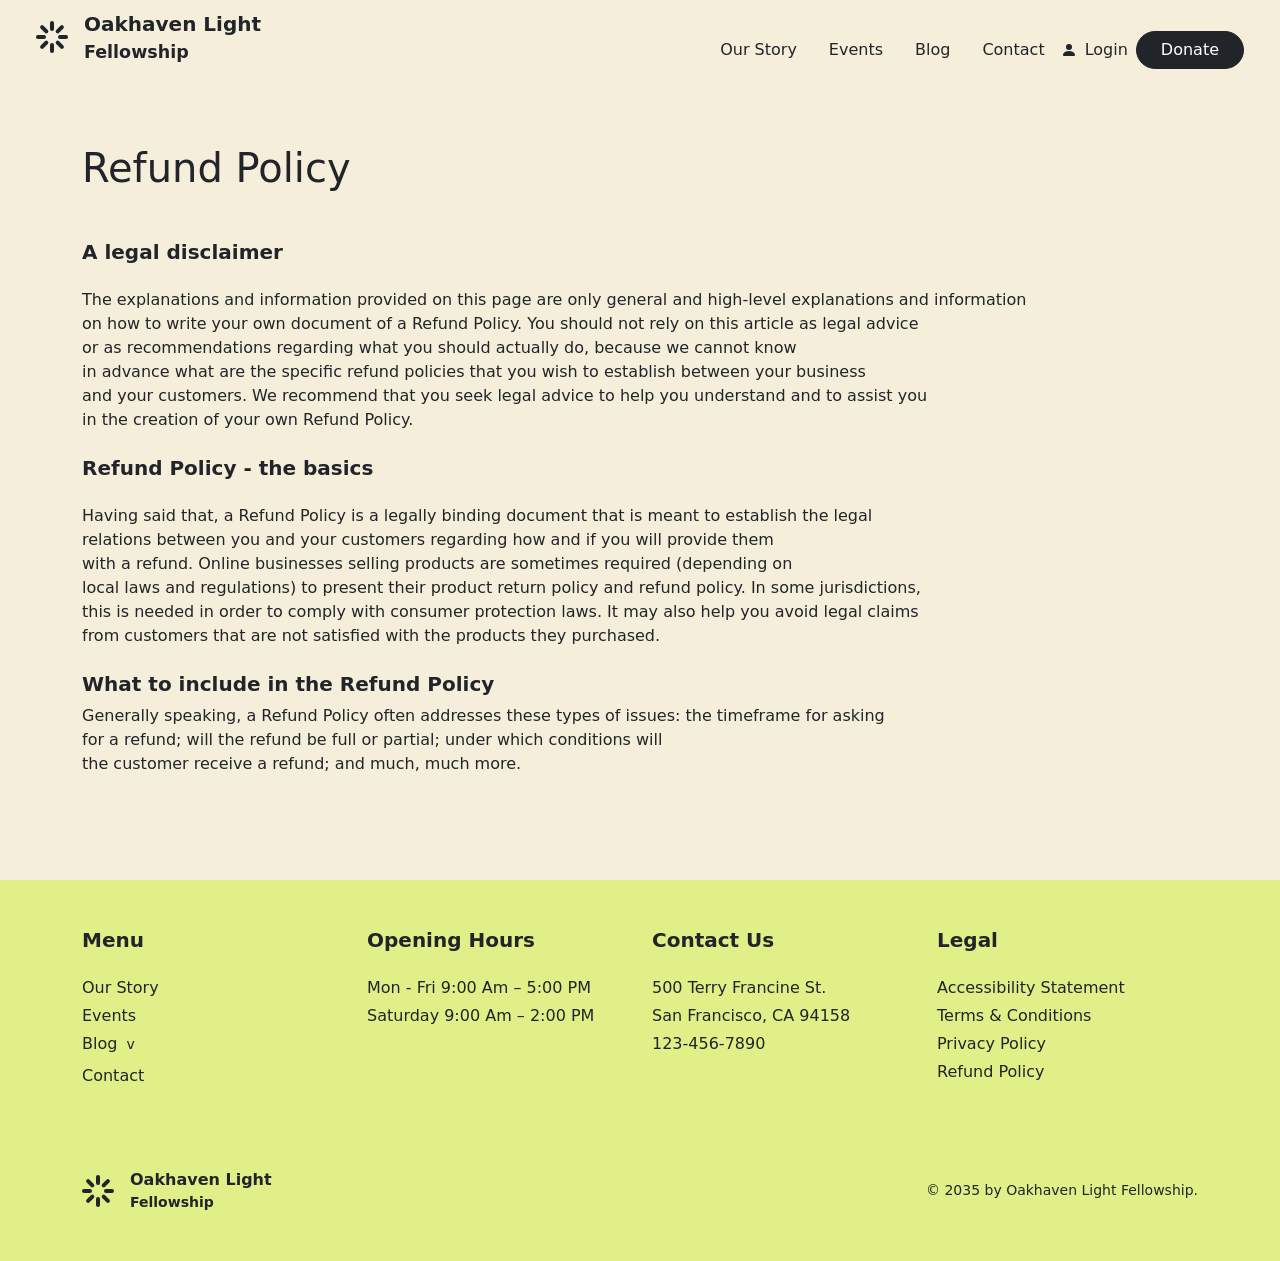
<file: refund.html>
<!DOCTYPE html>
<html lang="en">

<head>
    <meta charset="UTF-8">
    <meta name="viewport" content="width=device-width, initial-scale=1.0">
    <title>refund</title>
    <link href="https://cdn.jsdelivr.net/npm/bootstrap@5.0.2/dist/css/bootstrap.min.css" rel="stylesheet"
        integrity="sha384-EVSTQN3/azprG1Anm3QDgpJLIm9Nao0Yz1ztcQTwFspd3yD65VohhpuuCOmLASjC" crossorigin="anonymous">
    <link rel="stylesheet" href="./styleEvents.css">
    <link rel="stylesheet" href="./style.css">
</head>

<body style="background-color: #F5EEDB;">

    <!-- MAIN CONTAINER -->

    <div class="container-fluid px-3 px-md-5" id="story">

        <div class="position-relative">

            <nav class="navbar navbar-expand-lg fixed-top px-4 py-1" style="z-index: 10;">

                <div class="container-fluid">

                    <!-- LOGO -->
                    <a class="navbar-brand d-flex align-items-center text-dark text-decoration-none" href="#">
                        <svg class="bi spinner" viewBox="0 0 16 16" fill="none" xmlns="http://www.w3.org/2000/svg"
                            stroke="currentcolor" stroke-width="2" stroke-linecap="round"
                            style="width: 2rem; height: 2rem;">
                            <path d="M8 1V4" />
                            <path opacity="1" d="M3.05 3.05L5.17 5.17" />
                            <path opacity="1" d="M4 8L1 8" />
                            <path opacity="1" d="M5.17 10.83L3.05 12.95" />
                            <path opacity="1" d="M8 12V15" />
                            <path opacity="1" d="M10.83 10.83L12.95 12.95" />
                            <path opacity="1" d="M15 8L12 8" />
                            <path opacity="1" d="M12.95 3.05L10.83 5.17" />
                        </svg>
                        <span class="visually-hidden">Loading...</span></a>
                    <a class="navbar-brand fw-bold me-5 text-dark" href="./index.html">
                        Oakhaven Light
                        <small class="d-block">Fellowship</small>
                    </a>

                    <!-- TOGGLE BUTTON -->
                    <button class="navbar-toggler" type="button" data-bs-toggle="collapse" data-bs-target="#navbarList">

                        <span class="navbar-toggler-icon"></span>

                    </button>

                    <!-- NAVIGATION LINKS -->
                    <div class="collapse navbar-collapse" id="navbarList">

                        <ul class="navbar-nav ms-auto align-items-center">

                            <li class="nav-item">
                                <a class="nav-link px-3 text-dark" href="./ourstory.html">Our Story</a>
                            </li>

                            <li class="nav-item">
                                <a class="nav-link px-3 text-dark" href="./events.html">Events</a>
                            </li>

                            <li class="nav-item">
                                <a class="nav-link px-3 text-dark" href="./blog.html">Blog</a>
                            </li>

                            <li class="nav-item">
                                <a class="nav-link  px-3 text-dark" href="./contavt.html">Contact</a>
                            </li>

                            <li>
                                <svg xmlns="http://www.w3.org/2000/svg" width="16" height="16" fill="currentColor"
                                    class="bi bi-person-fill" viewBox="0 0 16 16">
                                    <path d="M3 14s-1 0-1-1 1-4 6-4 6 3 6 4-1 1-1 1zm5-6a3 3 0 1 0 0-6 3 3 0 0 0 0 6" />
                                </svg>
                            </li>

                            <li>
                                <a href="./login.html" class="nav-link text-dark">
                                    Login
                                </a>
                            </li>

                            <li>
                                <a href="./donate.html" class="btn btn-dark rounded-pill px-4">
                                    Donate
                                </a>
                            </li>
                        </ul>
                    </div>
                </div>
            </nav>
            <section class="py-5" style="background-color: #F5EEDB;">
                <div class="container py-5">

                    <h1 class="text-start my-5">
                        Refund Policy

                    </h1>

                    <h5 class="fw-bold my-2">
                        A legal disclaimer

                    </h5>


                    <p class="my-4">
                        The explanations and information provided on this page are only general and high-level
                        explanations and information <br> on how to write your own document of a Refund Policy. You
                        should not rely on this article as legal advice <br> or as recommendations regarding what you
                        should actually do, because we cannot know <br> in advance what are the specific refund policies
                        that you wish to establish between your business <br>and your customers. We recommend that you
                        seek legal advice to help you understand and to assist you <br>in the creation of your own
                        Refund Policy.


                    </p>

                    <h5 class="fw-bold my-2">
                        Refund Policy - the basics

                    </h5>
                    <p class="my-4">
                        Having said that, a Refund Policy is a legally binding document that is meant to establish the
                        legal <br> relations between you and your customers regarding how and if you will provide them
                        <br> with a refund. Online businesses selling products are sometimes required (depending on
                        <br>local laws and regulations) to present their product return policy and refund policy. In
                        some jurisdictions,<br>this is needed in order to comply with consumer protection laws. It may
                        also help you avoid legal claims <br>from customers that are not satisfied with the products
                        they purchased.


                    </p>

                    <h5 class="fw-bold my-2">
                        What to include in the Refund Policy

                    </h5>
                    <p class="my-2">
                        Generally speaking, a Refund Policy often addresses these types of issues: the timeframe for
                        asking <br>for a refund; will the refund be full or partial; under which conditions will <br>the
                        customer receive a refund; and much, much more.
                    </p>

                </div>
            </section>
        </div>
    </div>
    <!-- footer section -->

    <footer class="py-5" style="background-color: #e1ef89;">

        <div class="container">

            <!-- FIRST ROW: FOUR COLUMNS -->
            <div class="row g-4 pb-5">

                <!-- MENU -->
                <div class="col-6 col-md-3 text-start">
                    <h5 class="fw-bold mb-4">Menu</h5>

                    <ul class="list-unstyled line-under">
                        <li class="mb-1">
                            <a href="./ourstory.html" class="text-dark text-decoration-none">
                                Our Story
                            </a>
                        </li>

                        <li class="mb-1">
                            <a href="./events.html" class="text-dark text-decoration-none">
                                Events
                            </a>
                        </li>

                        <li class="mb-2 list-unstyled">

                            <div class="d-flex align-items-center">

                                <a href="./blog.html" class="text-dark text-decoration-none">
                                    Blog
                                </a>

                                <button class="btn btn-sm p-0 ms-2 text-dark" type="button" data-bs-toggle="collapse"
                                    data-bs-target="#blogMenu" aria-expanded="false" aria-controls="blogMenu">

                                    <span>v</span>

                                </button>

                            </div>

                            <!-- Hidden Blog Options -->
                            <ul class="collapse list-unstyled ms-3 mt-2" id="blogMenu">

                                <li class="mb-2">
                                    <a href="./index.html" class="text-dark text-decoration-underline">
                                        All Posts
                                    </a>
                                </li>

                                <li class="mb-2">
                                    <a href="./index.html" class="text-dark text-decoration-underline">
                                        Content Creation
                                    </a>
                                </li>

                                <li class="mb-2">
                                    <a href="./index.html" class="text-dark text-decoration-underline">
                                        Marketing
                                    </a>
                                </li>

                            </ul>

                        </li>

                        </li>

                        <li class="mb-1">
                            <a href="./contavt.html" class="text-dark text-decoration-none">
                                Contact
                            </a>
                        </li>
                    </ul>
                </div>


                <!-- OPENING HOURS -->
                <div class="col-6 col-md-3 text-start">
                    <h5 class="fw-bold mb-4">Opening Hours</h5>

                    <ul class="list-unstyled">
                        <li class="mb-1">
                            Mon - Fri 9:00 Am – 5:00 PM

                        </li>

                        <li class="mb-1">
                            Saturday 9:00 Am – 2:00 PM
                        </li>


                    </ul>
                </div>


                <!-- CONTACT US -->
                <div class="col-6 col-md-3 text-start">
                    <h5 class="fw-bold mb-4">Contact Us</h5>

                    <ul class="list-unstyled">
                        <li class="mb-1">
                            500 Terry Francine St.

                        </li>

                        <li class="mb-1">
                            San Francisco, CA 94158


                        </li>

                        <li class="mb-1">

                            123-456-7890
                        </li>
                    </ul>
                </div>


                <!-- BLOG -->
                <div class="col-6 col-md-3 text-start">
                    <h5 class="fw-bold mb-4">Legal</h5>

                    <ul class="list-unstyled">
                        <li class="mb-1">
                            <a href="accessibility.html" class="text-dark text-decoration-none">
                                Accessibility Statement
                            </a>
                        </li>

                        <li class="mb-1">
                            <a href="./terms.html" class="text-dark text-decoration-none">
                                Terms & Conditions
                            </a>
                        </li>

                        <li class="mb-1">
                            <a href="./login.html" class="text-dark text-decoration-none">
                                Privacy Policy
                            </a>
                        </li>
                        <li class="mb-1">
                            <a href="./refund.html" class="text-dark text-decoration-none">
                                Refund Policy
                            </a>
                        </li>
                    </ul>
                </div>

            </div>





            <!-- SECOND ROW: LOGO AND COPYRIGHT -->
            <div class="row align-items-center pt-3">

                <!-- LOGO AND HEADING LEFT SIDE -->
                <div class="col-md-6 d-flex align-items-center gap-3">

                    <a class="navbar-brand d-flex align-items-center text-dark text-decoration-none" href="#">
                        <svg class="bi spinner" viewBox="0 0 16 16" fill="none" xmlns="http://www.w3.org/2000/svg"
                            stroke="currentcolor" stroke-width="2" stroke-linecap="round"
                            style="width: 2rem; height: 2rem;">
                            <path d="M8 1V4" />
                            <path opacity="1" d="M3.05 3.05L5.17 5.17" />
                            <path opacity="1" d="M4 8L1 8" />
                            <path opacity="1" d="M5.17 10.83L3.05 12.95" />
                            <path opacity="1" d="M8 12V15" />
                            <path opacity="1" d="M10.83 10.83L12.95 12.95" />
                            <path opacity="1" d="M15 8L12 8" />
                            <path opacity="1" d="M12.95 3.05L10.83 5.17" />
                        </svg>
                        <span class="visually-hidden">Loading...</span>
                        <a class="navbar-brand fw-bold me-5 text-dark" href="./index.html">
                            Oakhaven Light
                            <small class="d-block">Fellowship</small>
                        </a>

                </div>


                <!-- COPYRIGHT RIGHT SIDE -->
                <div class="col-md-6 text-md-end text-start mt-3 mt-md-0">

                    <p class="small mb-0">
                        © 2035 by Oakhaven Light Fellowship.
                    </p>

                </div>

            </div>

        </div>

    </footer>
    <script src="https://cdn.jsdelivr.net/npm/bootstrap@5.0.2/dist/js/bootstrap.bundle.min.js"
        integrity="sha384-MrcW6ZMFYlzcLA8Nl+NtUVF0sA7MsXsP1UyJoMp4YLEuNSfAP+JcXn/tWtIaxVXM"
        crossorigin="anonymous"></script>
</body>

</html>
</file>
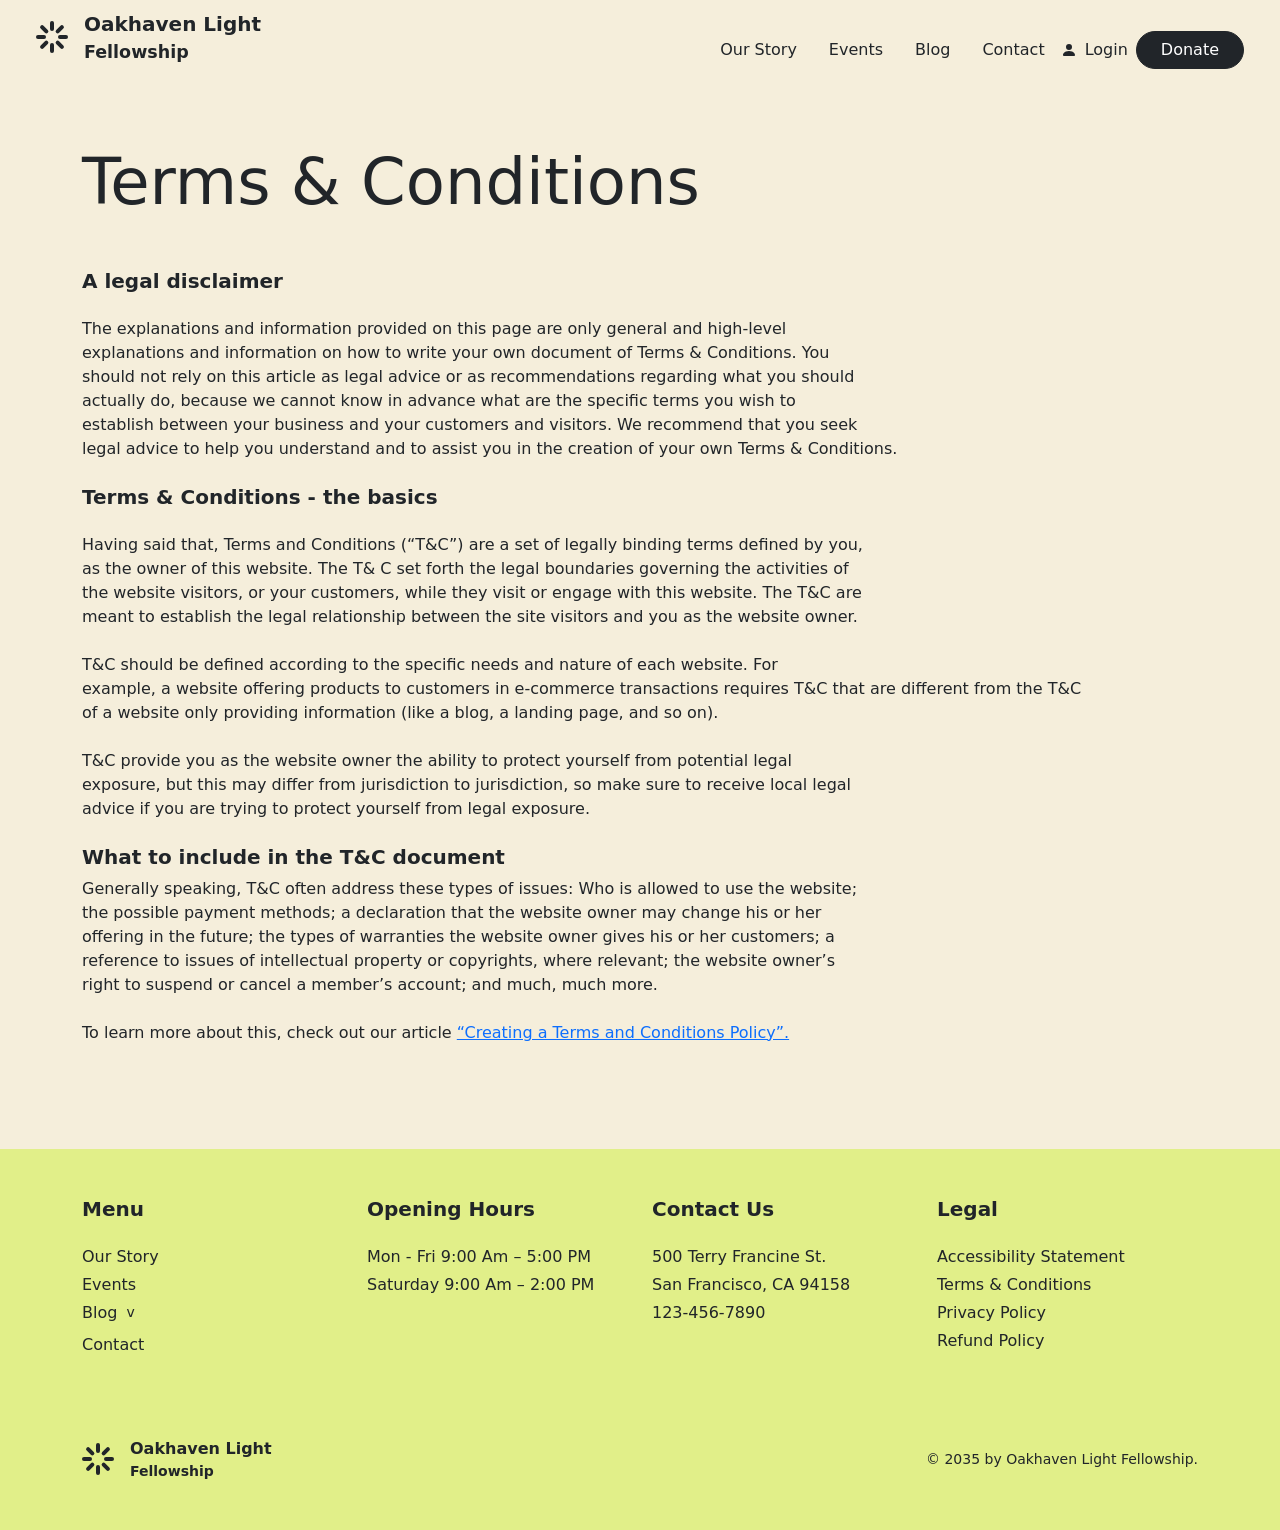
<file: terms.html>
<!DOCTYPE html>
<html lang="en">

<head>
    <meta charset="UTF-8">
    <meta name="viewport" content="width=device-width, initial-scale=1.0">
    <title>terms</title>
    <link href="https://cdn.jsdelivr.net/npm/bootstrap@5.0.2/dist/css/bootstrap.min.css" rel="stylesheet"
        integrity="sha384-EVSTQN3/azprG1Anm3QDgpJLIm9Nao0Yz1ztcQTwFspd3yD65VohhpuuCOmLASjC" crossorigin="anonymous">
    <link rel="stylesheet" href="./styleEvents.css">
    <link rel="stylesheet" href="./style.css">
</head>

<body style="background-color: #F5EEDB;">

    <!-- MAIN CONTAINER -->

    <div class="container-fluid px-3 px-md-5" id="story">

        <div class="position-relative">

            <nav class="navbar navbar-expand-lg fixed-top px-4 py-1" style="z-index: 10;">

                <div class="container-fluid">

                    <!-- LOGO -->
                    <a class="navbar-brand d-flex align-items-center text-dark text-decoration-none" href="#">
                        <svg class="bi spinner" viewBox="0 0 16 16" fill="none" xmlns="http://www.w3.org/2000/svg"
                            stroke="currentcolor" stroke-width="2" stroke-linecap="round"
                            style="width: 2rem; height: 2rem;">
                            <path d="M8 1V4" />
                            <path opacity="1" d="M3.05 3.05L5.17 5.17" />
                            <path opacity="1" d="M4 8L1 8" />
                            <path opacity="1" d="M5.17 10.83L3.05 12.95" />
                            <path opacity="1" d="M8 12V15" />
                            <path opacity="1" d="M10.83 10.83L12.95 12.95" />
                            <path opacity="1" d="M15 8L12 8" />
                            <path opacity="1" d="M12.95 3.05L10.83 5.17" />
                        </svg>
                        <span class="visually-hidden">Loading...</span></a>
                    <a class="navbar-brand fw-bold me-5 text-dark" href="./index.html">
                        Oakhaven Light
                        <small class="d-block">Fellowship</small>
                    </a>

                    <!-- TOGGLE BUTTON -->
                    <button class="navbar-toggler" type="button" data-bs-toggle="collapse" data-bs-target="#navbarList">

                        <span class="navbar-toggler-icon"></span>

                    </button>

                    <!-- NAVIGATION LINKS -->
                    <div class="collapse navbar-collapse" id="navbarList">

                        <ul class="navbar-nav ms-auto align-items-center">

                            <li class="nav-item">
                                <a class="nav-link px-3 text-dark" href="./ourstory.html">Our Story</a>
                            </li>

                            <li class="nav-item">
                                <a class="nav-link px-3 text-dark" href="./events.html">Events</a>
                            </li>

                            <li class="nav-item">
                                <a class="nav-link px-3 text-dark" href="./blog.html">Blog</a>
                            </li>

                            <li class="nav-item">
                                <a class="nav-link px-3 text-dark" href="./contavt.html">Contact</a>
                            </li>

                            <li>
                                <svg xmlns="http://www.w3.org/2000/svg" width="16" height="16" fill="currentColor"
                                    class="bi bi-person-fill" viewBox="0 0 16 16">
                                    <path d="M3 14s-1 0-1-1 1-4 6-4 6 3 6 4-1 1-1 1zm5-6a3 3 0 1 0 0-6 3 3 0 0 0 0 6" />
                                </svg>
                            </li>
                            <li>
                                <a href="./login.html" class="nav-link text-dark">
                                    Login
                                </a>

                            </li>

                            <li>
                                <a href="./donate.html" class="btn btn-dark rounded-pill px-4">
                                    Donate
                                </a>
                            </li>
                        </ul>
                    </div>
                </div>
            </nav>
            <section class="py-5" style="background-color: #F5EEDB;">
                <div class="container py-5">

                    <h1 class="text-start display-3 my-5">
                        Terms & Conditions


                    </h1>

                    <h5 class="fw-bold my-2">
                        A legal disclaimer


                    </h5>


                    <p class="my-4">
                        The explanations and information provided on this page are only general and high-level
                        <br>explanations and information on how to write your own document of Terms & Conditions. You
                        <br> should not rely on this article as legal advice or as recommendations regarding what you
                        should <br>actually do, because we cannot know in advance what are the specific terms you wish
                        to <br>
                        establish between your business and your customers and visitors. We recommend that you seek
                        <br>legal advice to help you understand and to assist you in the creation of your own Terms &
                        Conditions.

                    </p>

                    <h5 class="fw-bold my-2">
                        Terms & Conditions - the basics




                    </h5>
                    <p class="my-4">
                        Having said that, Terms and Conditions (“T&C”) are a set of legally binding terms defined by
                        you, <br> as the owner of this website. The T& C set forth the legal boundaries governing the
                        activities of <br>the website visitors, or your customers, while they visit or engage with this
                        website. The T&C are <br>meant to establish the legal relationship between the site visitors and
                        you as the website owner.
                        <br>
                        <br>



                        T&C should be defined according to the specific needs and nature of each website. For
                        <br>example, a website offering products to customers in e-commerce transactions requires T&C
                        that are different from the T&C <br> of a website only providing information (like a blog, a
                        landing page, and so on).
                        <br><br>



                        T&C provide you as the website owner the ability to protect yourself from potential legal
                        <br>exposure, but this may differ from jurisdiction to jurisdiction, so make sure to receive
                        local legal <br>advice if you are trying to protect yourself from legal exposure.


                    </p>

                    <h5 class="fw-bold my-2">
                        What to include in the T&C document


                    </h5>
                    <p class="my-2">
                        Generally speaking, T&C often address these types of issues: Who is allowed to use the website;
                        <br> the possible payment methods; a declaration that the website owner may change his or her
                        <br>offering in the future; the types of warranties the website owner gives his or her
                        customers; a <br>reference to issues of intellectual property or copyrights, where relevant; the
                        website owner’s <br>right to suspend or cancel a member’s account; and much, much more.
                        <br><br>
                        To learn more about this, check out our article <a href="./terms.html">“Creating a Terms and
                            Conditions Policy”.</a>
                    </p>

                </div>
            </section>
        </div>
    </div>
    <!-- footer section -->

    <footer class="py-5" style="background-color: #e1ef89;">

        <div class="container">

            <!-- FIRST ROW: FOUR COLUMNS -->
            <div class="row g-4 pb-5">

                <!-- MENU -->
                <div class="col-6 col-md-3 text-start">
                    <h5 class="fw-bold mb-4">Menu</h5>

                    <ul class="list-unstyled line-under">
                        <li class="mb-1">
                            <a href="./ourstory.html" class="text-dark text-decoration-none">
                                Our Story
                            </a>
                        </li>

                        <li class="mb-1">
                            <a href="./events.html" class="text-dark text-decoration-none">
                                Events
                            </a>
                        </li>

                        <li class="mb-2 list-unstyled">

                            <div class="d-flex align-items-center">

                                <a href="./blog.html" class="text-dark text-decoration-none">
                                    Blog
                                </a>

                                <button class="btn btn-sm p-0 ms-2 text-dark" type="button" data-bs-toggle="collapse"
                                    data-bs-target="#blogMenu" aria-expanded="false" aria-controls="blogMenu">

                                    <span>v</span>

                                </button>

                            </div>

                            <!-- Hidden Blog Options -->
                            <ul class="collapse list-unstyled ms-3 mt-2" id="blogMenu">

                                <li class="mb-2">
                                    <a href="./index.html" class="text-dark text-decoration-underline">
                                        All Posts
                                    </a>
                                </li>

                                <li class="mb-2">
                                    <a href="./index.html" class="text-dark text-decoration-underline">
                                        Content Creation
                                    </a>
                                </li>

                                <li class="mb-2">
                                    <a href="./index.html" class="text-dark text-decoration-underline">
                                        Marketing
                                    </a>
                                </li>

                            </ul>

                        </li>

                        </li>

                        <li class="mb-1">
                            <a href="./contavt.html" class="text-dark text-decoration-none">
                                Contact
                            </a>
                        </li>
                    </ul>
                </div>


                <!-- OPENING HOURS -->
                <div class="col-6 col-md-3 text-start">
                    <h5 class="fw-bold mb-4">Opening Hours</h5>

                    <ul class="list-unstyled">
                        <li class="mb-1">
                            Mon - Fri 9:00 Am – 5:00 PM

                        </li>

                        <li class="mb-1">
                            Saturday 9:00 Am – 2:00 PM
                        </li>


                    </ul>
                </div>


                <!-- CONTACT US -->
                <div class="col-6 col-md-3 text-start">
                    <h5 class="fw-bold mb-4">Contact Us</h5>

                    <ul class="list-unstyled">
                        <li class="mb-1">
                            500 Terry Francine St.

                        </li>

                        <li class="mb-1">
                            San Francisco, CA 94158


                        </li>

                        <li class="mb-1">

                            123-456-7890
                        </li>
                    </ul>
                </div>


                <!-- BLOG -->
                <div class="col-6 col-md-3 text-start">
                    <h5 class="fw-bold mb-4">Legal</h5>

                    <ul class="list-unstyled">
                        <li class="mb-1">
                            <a href="accessibility.html" class="text-dark text-decoration-none">
                                Accessibility Statement
                            </a>
                        </li>

                        <li class="mb-1">
                            <a href="./terms.html" class="text-dark text-decoration-none">
                                Terms & Conditions
                            </a>
                        </li>

                        <li class="mb-1">
                            <a href="./login.html" class="text-dark text-decoration-none">
                                Privacy Policy
                            </a>
                        </li>
                        <li class="mb-1">
                            <a href="./refund.html" class="text-dark text-decoration-none">
                                Refund Policy
                            </a>
                        </li>
                    </ul>
                </div>

            </div>





            <!-- SECOND ROW: LOGO AND COPYRIGHT -->
            <div class="row align-items-center pt-3">

                <!-- LOGO AND HEADING LEFT SIDE -->
                <div class="col-md-6 d-flex align-items-center gap-3">

                    <a class="navbar-brand d-flex align-items-center text-dark text-decoration-none" href="#">
                        <svg class="bi spinner" viewBox="0 0 16 16" fill="none" xmlns="http://www.w3.org/2000/svg"
                            stroke="currentcolor" stroke-width="2" stroke-linecap="round"
                            style="width: 2rem; height: 2rem;">
                            <path d="M8 1V4" />
                            <path opacity="1" d="M3.05 3.05L5.17 5.17" />
                            <path opacity="1" d="M4 8L1 8" />
                            <path opacity="1" d="M5.17 10.83L3.05 12.95" />
                            <path opacity="1" d="M8 12V15" />
                            <path opacity="1" d="M10.83 10.83L12.95 12.95" />
                            <path opacity="1" d="M15 8L12 8" />
                            <path opacity="1" d="M12.95 3.05L10.83 5.17" />
                        </svg>
                        <span class="visually-hidden">Loading...</span>
                        <a class="navbar-brand fw-bold me-5 text-dark" href="./index.html">
                            Oakhaven Light
                            <small class="d-block">Fellowship</small>
                        </a>

                </div>


                <!-- COPYRIGHT RIGHT SIDE -->
                <div class="col-md-6 text-md-end text-start mt-3 mt-md-0">

                    <p class="small mb-0">
                        © 2035 by Oakhaven Light Fellowship.
                    </p>

                </div>

            </div>

        </div>

    </footer>
    <script src="https://cdn.jsdelivr.net/npm/bootstrap@5.0.2/dist/js/bootstrap.bundle.min.js"
        integrity="sha384-MrcW6ZMFYlzcLA8Nl+NtUVF0sA7MsXsP1UyJoMp4YLEuNSfAP+JcXn/tWtIaxVXM"
        crossorigin="anonymous"></script>
</body>

</html>
</file>
<file: styleEvents.css>
.details-btn .more-info{
    text-decoration: underline;
}
.form-control {
    background-color: transparent;
    border: none;
    border-bottom: 1px solid black !important;
    border-radius: 0;
    box-shadow: none;
    padding-left: 0;
}

.form-control:focus {
    background-color: transparent;
    border-bottom: 2px solid black;
    box-shadow: none;
}
</file>
<file: style.css>
.navbar-nav .nav-link:hover,
.navbar .btn:hover,
.plan-btn:hover,
.detail-btn:hover {
    text-decoration: underline;
    text-underline-offset: 2px;
}

.nav-link:hover {
    color: gray !important;
}

/* .navbar-nav{
    margin-top: 25px !important;
} */
body {
    margin: 0 !important;
    padding: 0 !important;
}

p {
    margin-top: 0 !important;
}

.navbar-nav .nav-item {
    position: static !important;
    top: auto !important;
}

.navbar-nav {
    margin-top: 25px !important;
    align-items: center !important;
}

.float-up {
    animation: floatUp 1.5s ease-out both;
}

@keyframes floatUp {
    from {
        opacity: 0;
        translate: 0 100px;
    }

    to {
        opacity: 1;
        translate: 0 0;
    }
}

.event-img {
    transition: transform 1s ease, opacity 1s ease;
}

.event-item:hover .event-img {
    transform: translateX(-100px);
    opacity: 0;
}

/* Left testimonial */
#testimonials .slide-from-left {
    animation: testimonialLeft 1.2s ease-out both;
}

@keyframes testimonialLeft {
    from {
        opacity: 0;
        translate: -100px 0;
    }

    to {
        opacity: 1;
        translate: 0 0;
    }
}

/* Right testimonial */
#testimonials .slide-from-right {
    animation: testimonialRight 1.2s ease-out both;
}

@keyframes testimonialRight {
    from {
        opacity: 0;
        translate: 100px 0;
    }

    to {
        opacity: 1;
        translate: 0 0;
    }
}

/* Bottom testimonial */
#testimonials .slide-from-bottom {
    animation: testimonialBottom 1.2s ease-out both;
}

@keyframes testimonialBottom {
    from {
        opacity: 0;
        translate: 0 100px;
    }

    to {
        opacity: 1;
        translate: 0 0;
    }
}

.next-page {
    padding: 0;
}

.message-box {
    background-color: #E8DFCC;
    min-height: 220px;
    border: none;
}

.line-under :hover {
    text-decoration: underline;
}
.navbar .nav-link.active{
    text-decoration: underline !important;
    text-underline-offset: 6px;
    text-decoration-thickness: 2px;
}
</file>
<file: style1.css>
.heading-appear {
    animation: fadeIn 2s ease-in-out both;
}

@keyframes fadeIn {
    from {
        opacity: 0;
    }

    to {
        opacity: 1;
    }
}
.pastoral-heading {
    animation: fadePastor 2s ease-in-out both;
}

@keyframes fadePastor {
    from {
        opacity: 0;
    }

    to {
        opacity: 1;
    }
}
.pastor-image {
    animation: imageAppear 1.8s ease-out both;
}

@keyframes imageAppear {
    from {
        opacity: 0;
        transform: translateY(100px);
    }

    to {
        opacity: 1;
        transform: translateY(0);
    }
}
</file>
